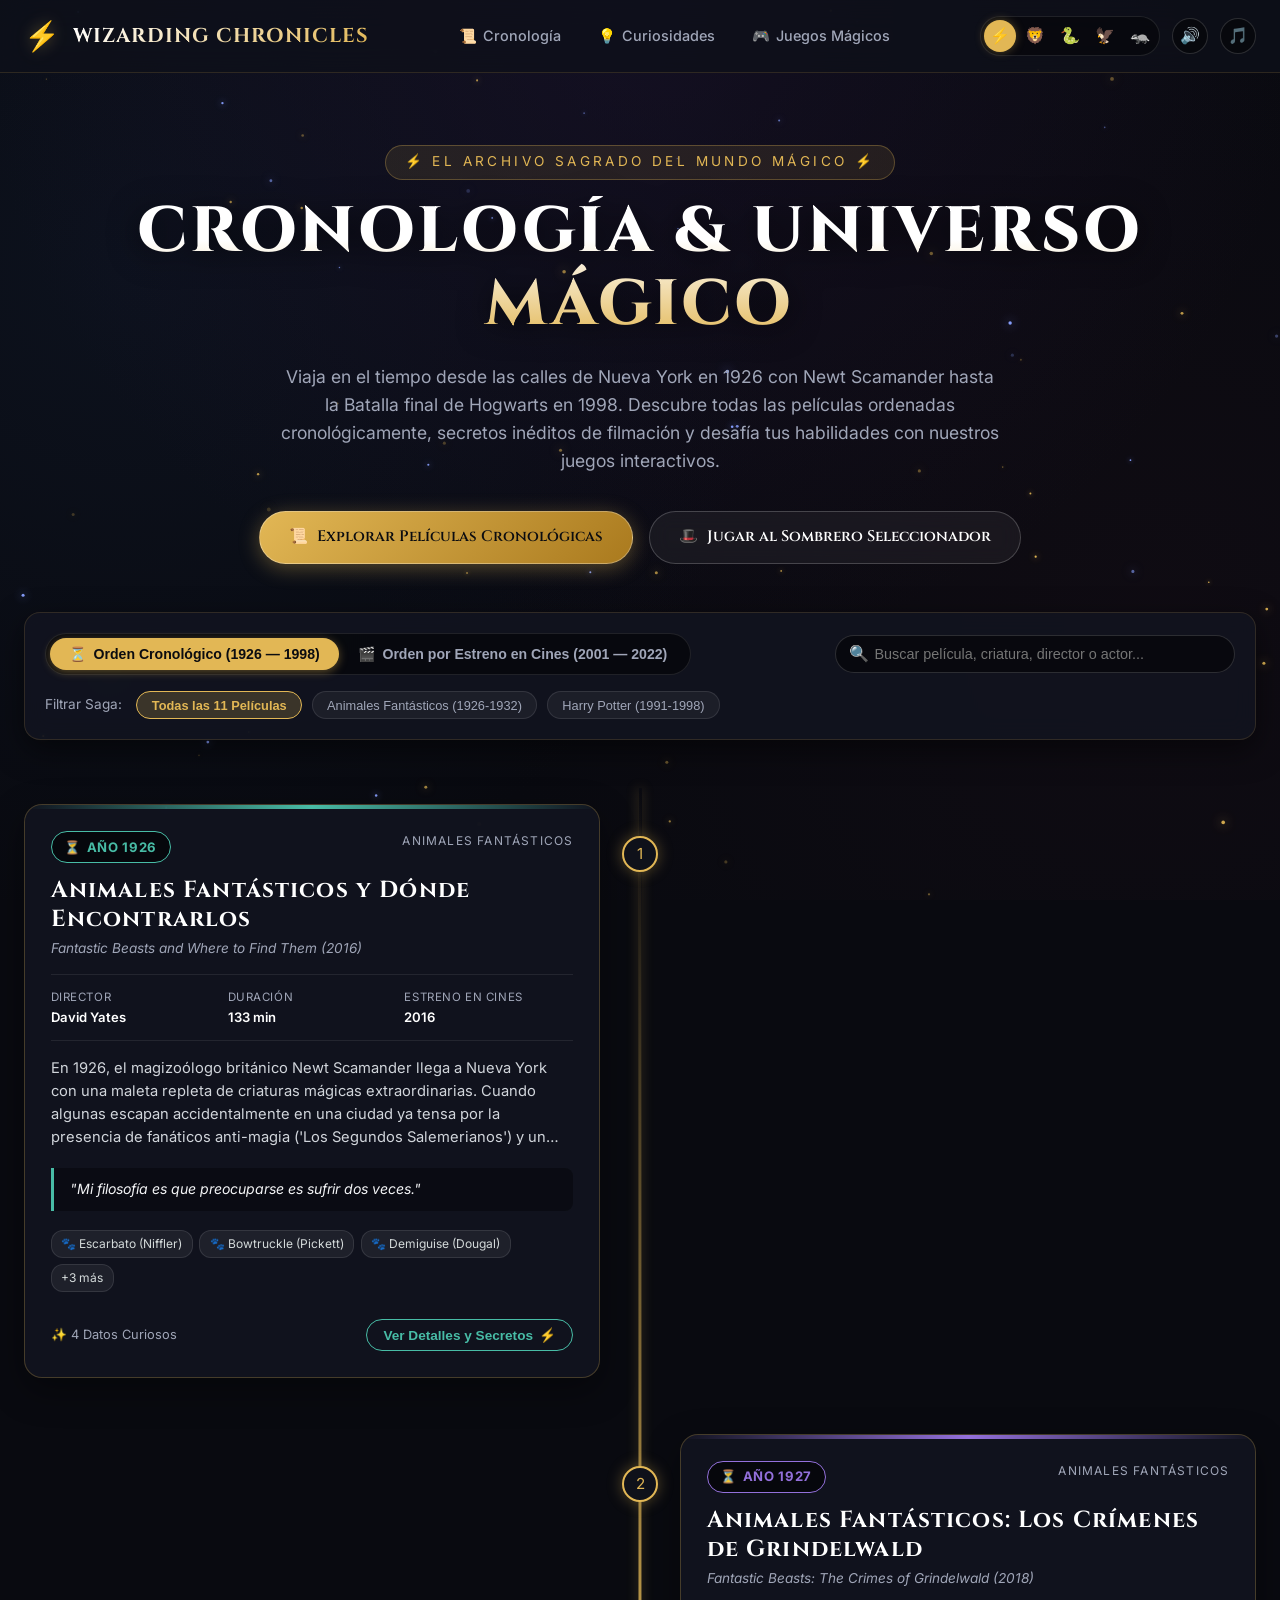
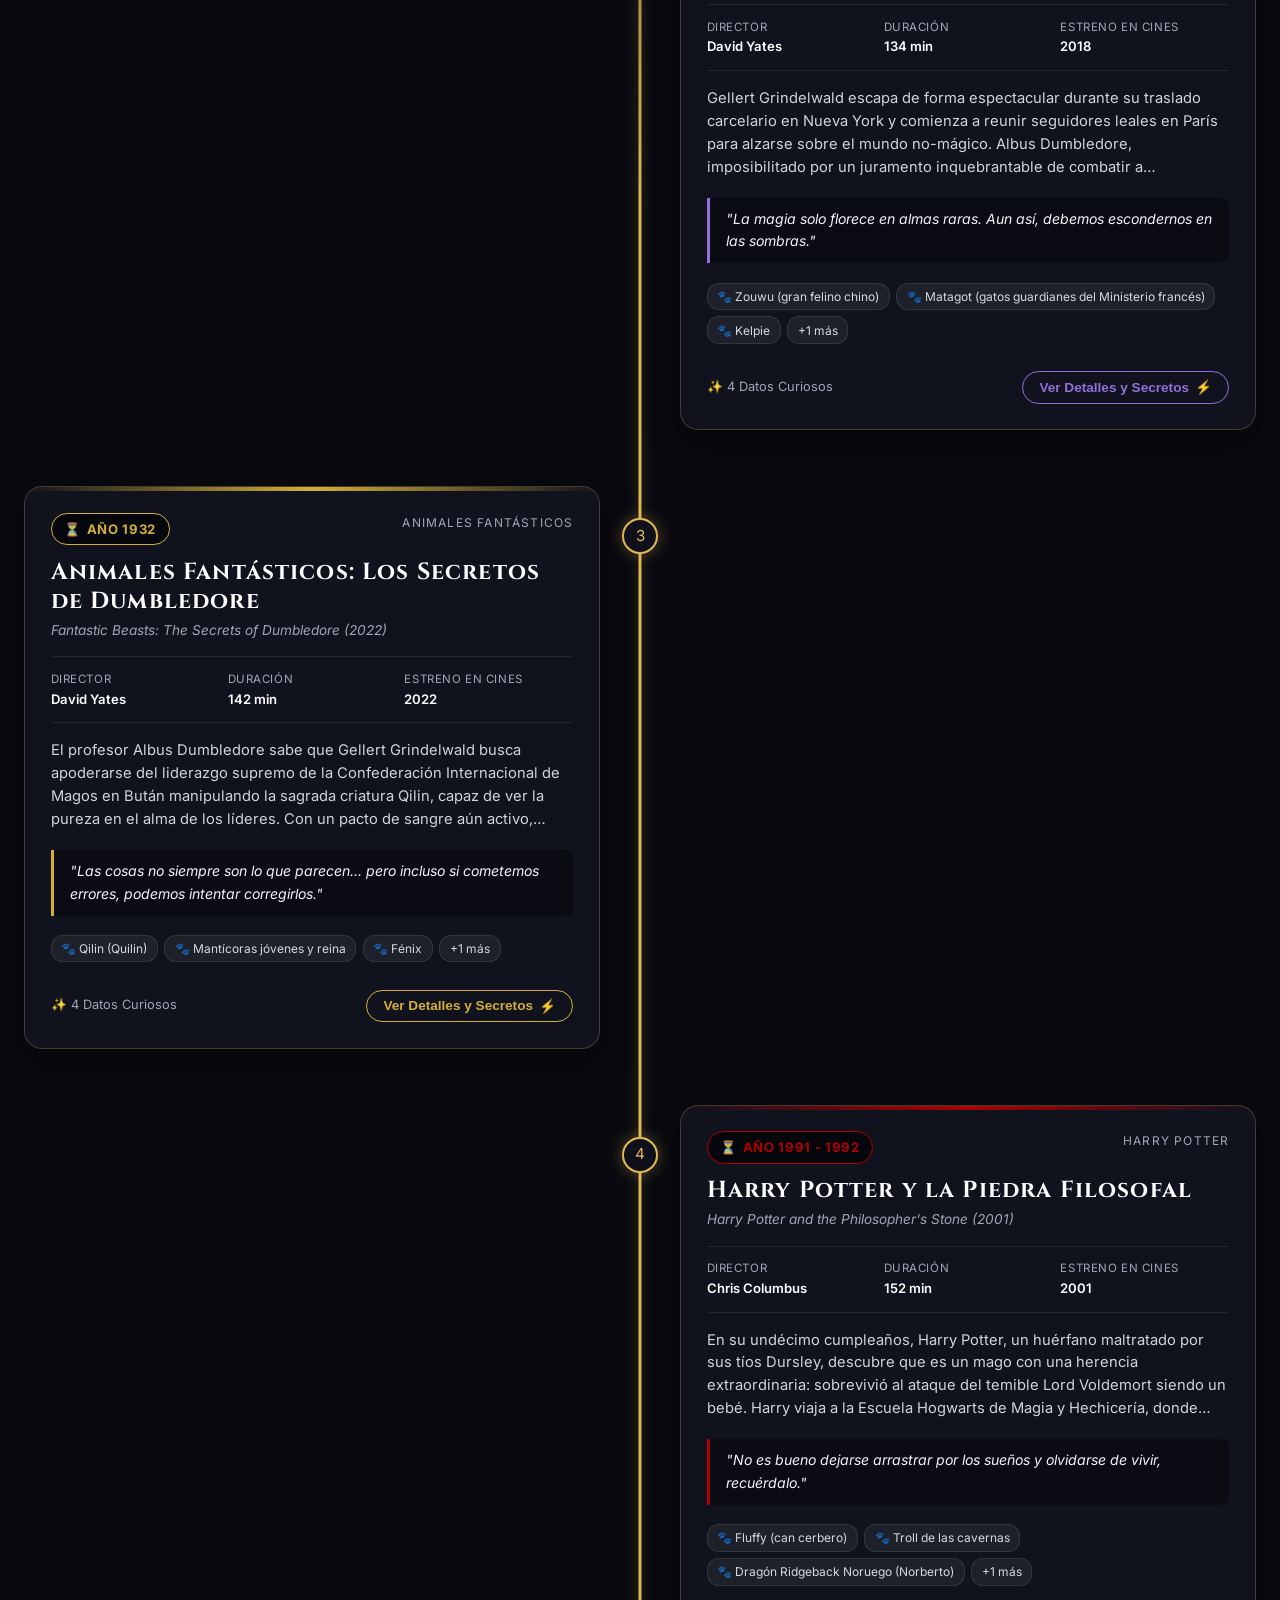
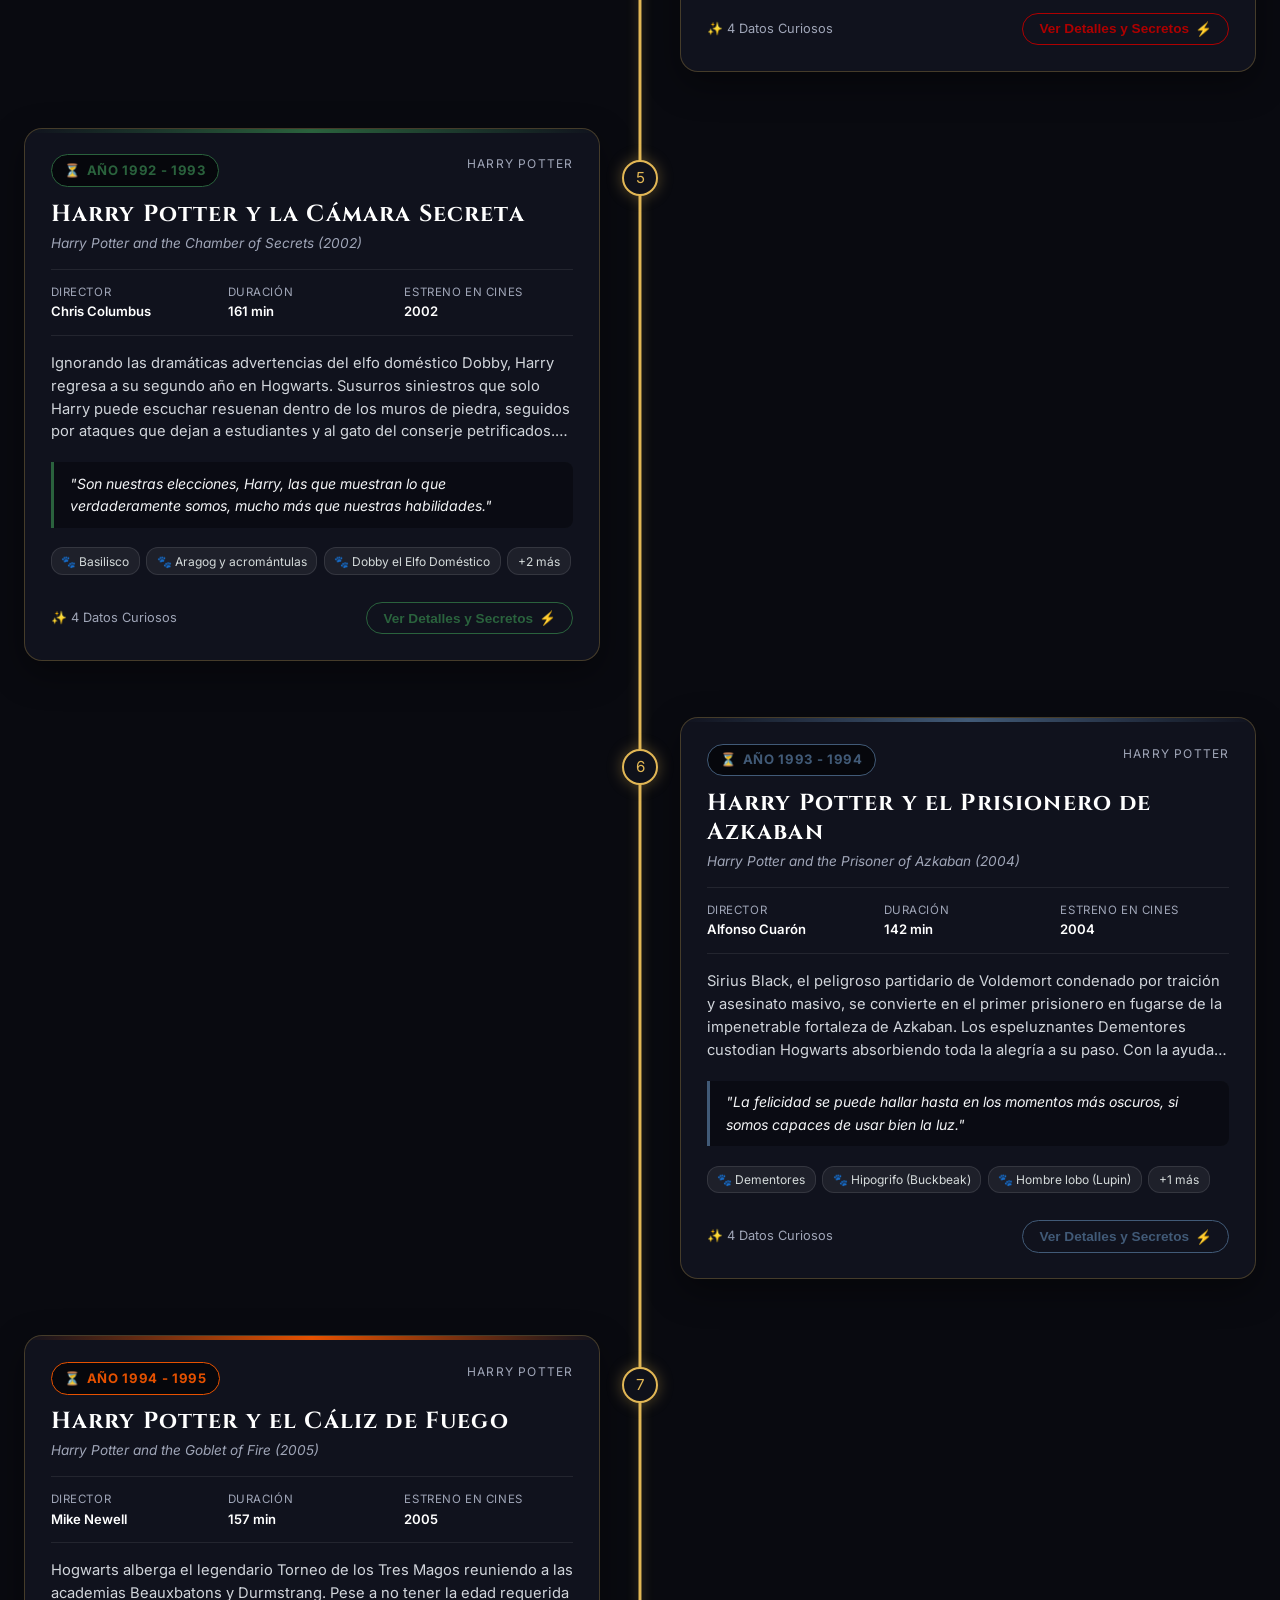
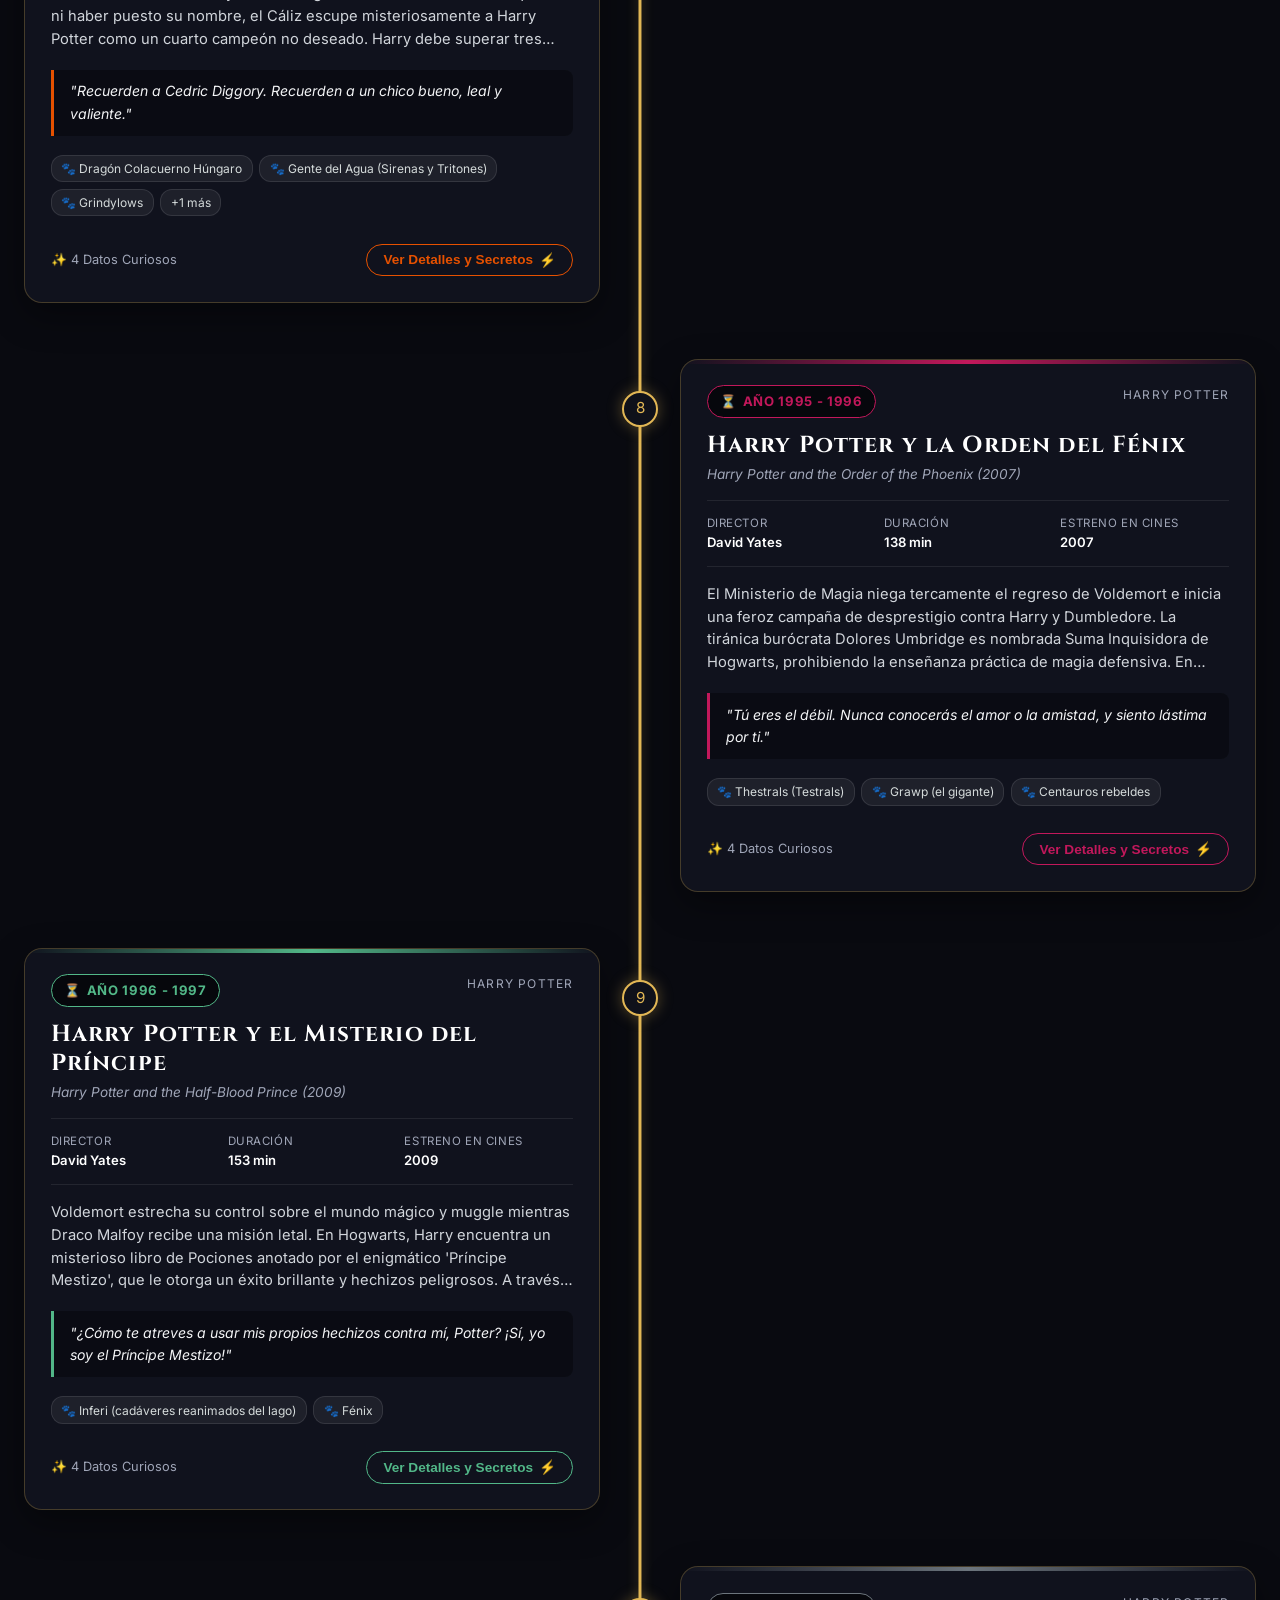
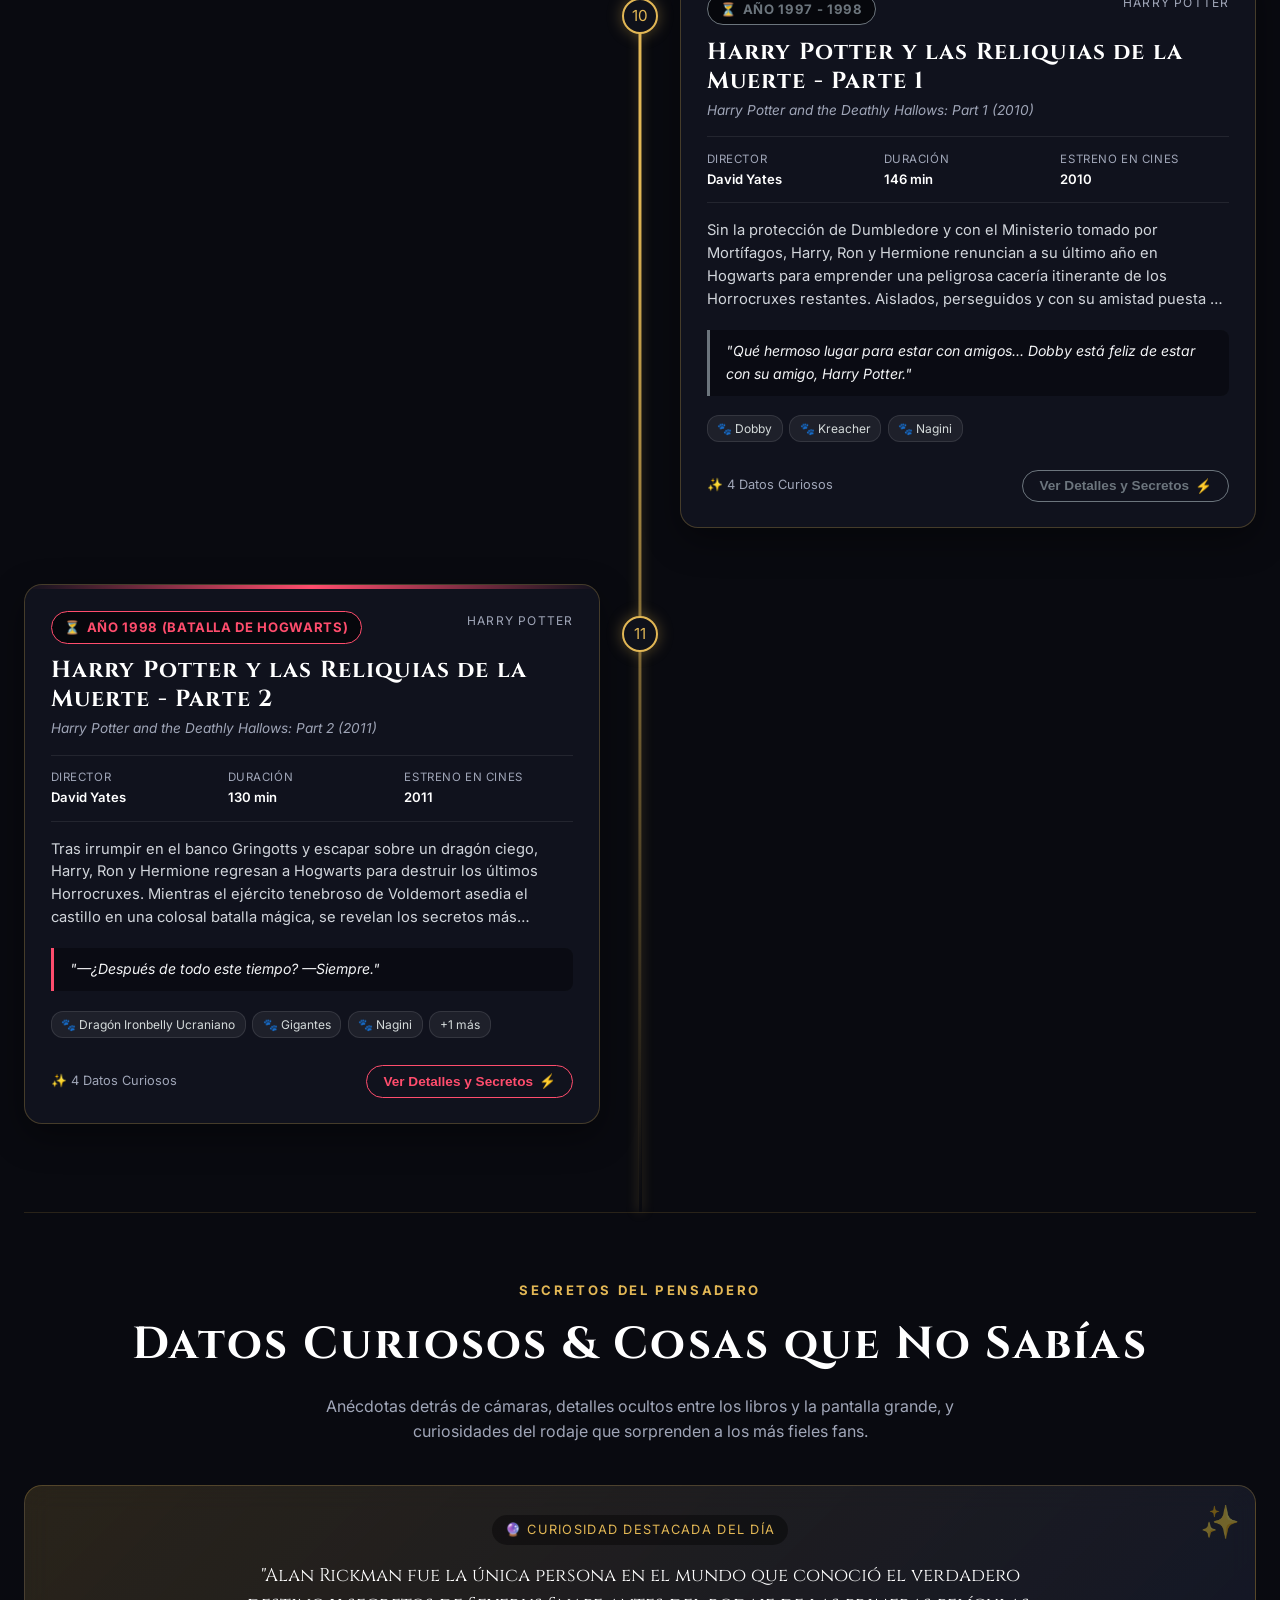
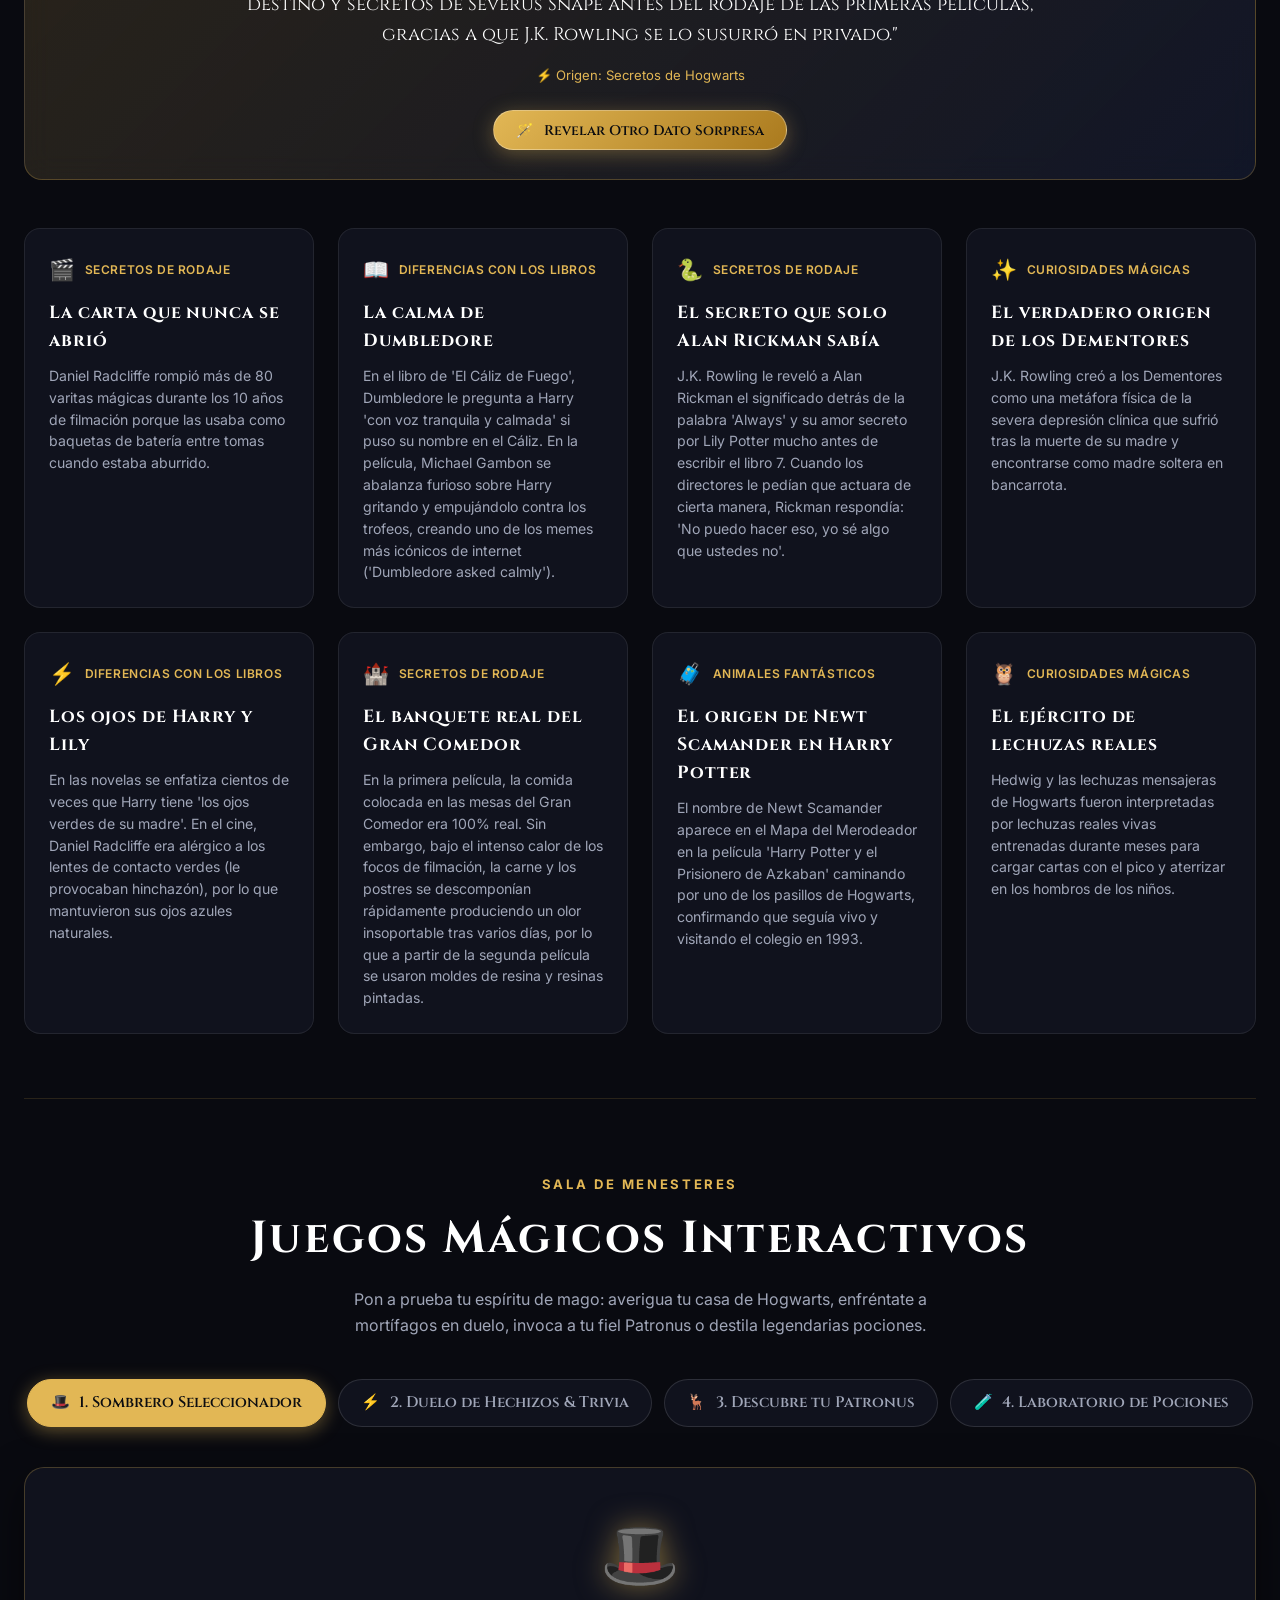
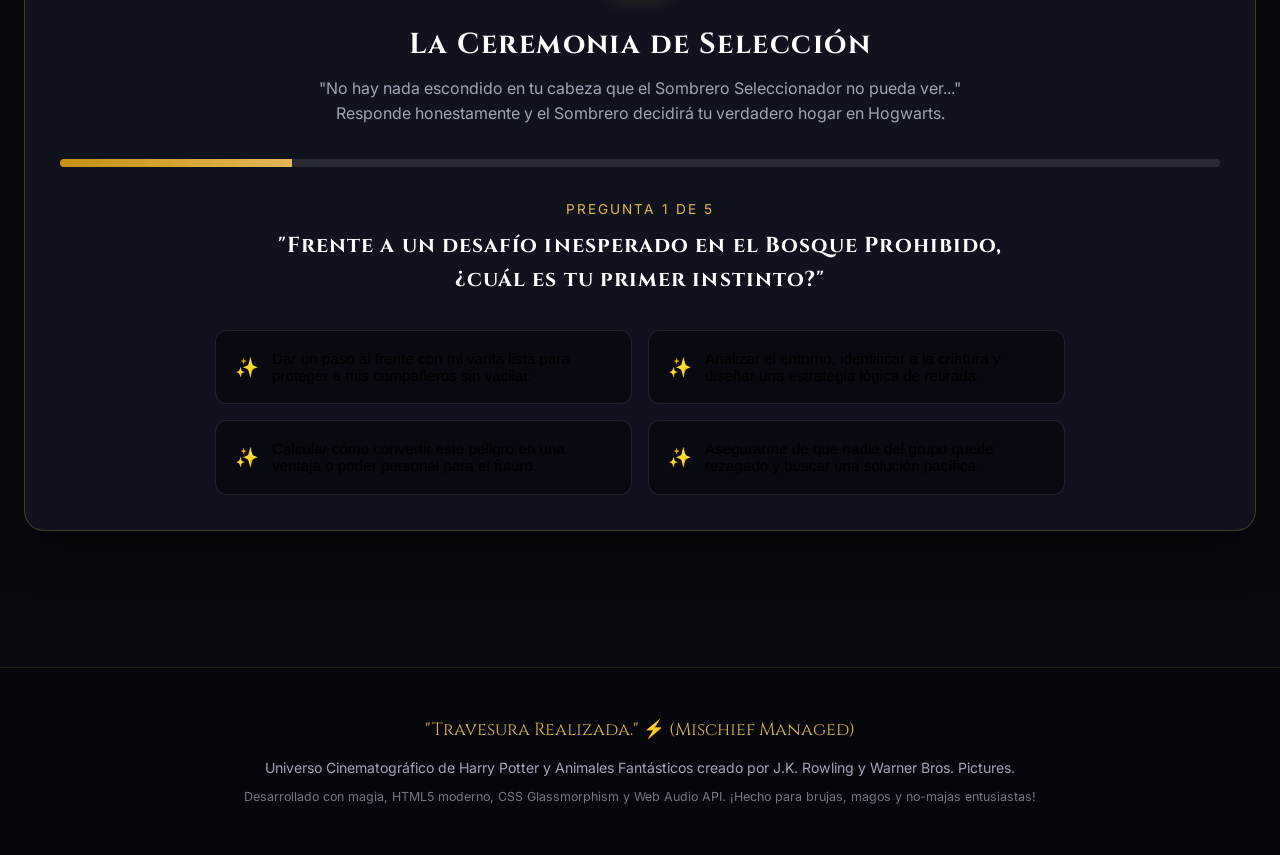
<file: index.html>
<!DOCTYPE html>
<html lang="es">
<head>
  <meta charset="UTF-8">
  <meta name="viewport" content="width=device-width, initial-scale=1.0">
  <title>El Mundo Mágico | Cronología de Harry Potter y Animales Fantásticos</title>
  
  <!-- Google Fonts: Fuentes temáticas de Hogwarts y legibilidad moderna -->
  <link rel="preconnect" href="https://fonts.googleapis.com">
  <link rel="preconnect" href="https://fonts.gstatic.com" crossorigin>
  <link href="https://fonts.googleapis.com/css2?family=Cinzel+Decorative:wght@700;900&family=Cinzel:wght@600;700;800&family=Inter:wght@400;500;600;700&display=swap" rel="stylesheet">
  
  <!-- Estilos CSS -->
  <link rel="stylesheet" href="style.css">
  <link rel="icon" href="data:image/svg+xml,<svg xmlns=%22http://www.w3.org/2000/svg%22 viewBox=%220 0 100 100%22><text y=%22.9em%22 font-size=%2290%22>⚡</text></svg>">
</head>
<body>

  <!-- Canvas de estrellas y polvo de hadas luminoso -->
  <canvas id="magic-canvas"></canvas>

  <!-- Barra de Navegación y Encabezado Mágico -->
  <header class="site-header">
    <div class="header-inner">
      <a href="#hero" class="brand">
        <span class="brand-icon">⚡</span>
        <div>
          <span class="brand-title">WIZARDING CHRONICLES</span>
        </div>
      </a>

      <nav class="main-nav">
        <a href="#cronologia" class="nav-link"><span>📜</span> Cronología</a>
        <a href="#curiosidades" class="nav-link"><span>💡</span> Curiosidades</a>
        <a href="#juegos" class="nav-link"><span>🎮</span> Juegos Mágicos</a>
      </nav>

      <div class="header-controls">
        <!-- Selector Rápido de Casas de Hogwarts -->
        <div class="house-selector" title="Elige tu casa de Hogwarts para cambiar el tema">
          <button class="house-btn active" data-house-theme="default" onclick="applyHouseTheme('default')" title="Oro de Hogwarts">⚡</button>
          <button class="house-btn" data-house-theme="gryffindor" onclick="applyHouseTheme('gryffindor')" title="Gryffindor">🦁</button>
          <button class="house-btn" data-house-theme="slytherin" onclick="applyHouseTheme('slytherin')" title="Slytherin">🐍</button>
          <button class="house-btn" data-house-theme="ravenclaw" onclick="applyHouseTheme('ravenclaw')" title="Ravenclaw">🦅</button>
          <button class="house-btn" data-house-theme="hufflepuff" onclick="applyHouseTheme('hufflepuff')" title="Hufflepuff">🦡</button>
        </div>

        <!-- Botón de Audio Mágico -->
        <button id="sound-toggle-btn" class="btn-icon" title="Activar/Silenciar efectos sonoros mágicos">
          🔊
        </button>

        <!-- Botón de Música de Fondo -->
        <button id="music-toggle-btn" class="btn-icon" title="Reproducir / Pausar Música de Harry Potter">
          🎵
        </button>
      </div>
    </div>
  </header>

  <!-- Contenedor Principal de la Experiencia -->
  <main class="content-container">

    <!-- Sección Hero / Portada -->
    <section id="hero" class="hero-section">
      <span class="hero-subtitle">⚡ El Archivo Sagrado del Mundo Mágico ⚡</span>
      <h1 class="hero-title">CRONOLOGÍA & UNIVERSO MÁGICO</h1>
      <p class="hero-description">
        Viaja en el tiempo desde las calles de Nueva York en 1926 con Newt Scamander hasta la Batalla final de Hogwarts en 1998. Descubre todas las películas ordenadas cronológicamente, secretos inéditos de filmación y desafía tus habilidades con nuestros juegos interactivos.
      </p>
      <div class="hero-actions">
        <a href="#cronologia" class="btn-magic btn-magic-primary">
          <span>📜</span> Explorar Películas Cronológicas
        </a>
        <a href="#juegos" class="btn-magic btn-magic-secondary">
          <span>🎩</span> Jugar al Sombrero Seleccionador
        </a>
      </div>
    </section>

    <!-- Sección de Cronología de Películas -->
    <section id="cronologia" style="scroll-margin-top: 5rem;">
      
      <!-- Barra de Filtros y Modos de Ordenación -->
      <div class="timeline-controls-bar">
        <div class="controls-row-top">
          <!-- Toggle de Orden: Cronológico in-universe vs Año de estreno -->
          <div class="order-toggle-group">
            <button class="toggle-pill active" data-order="chronological">
              <span>⏳</span> Orden Cronológico (1926 — 1998)
            </button>
            <button class="toggle-pill" data-order="release">
              <span>🎬</span> Orden por Estreno en Cines (2001 — 2022)
            </button>
          </div>

          <!-- Buscador en tiempo real -->
          <div class="search-box-wrapper">
            <span class="search-icon">🔍</span>
            <input 
              type="text" 
              id="search-movie-input" 
              class="search-input" 
              placeholder="Buscar película, criatura, director o actor..."
            >
          </div>
        </div>

        <!-- Chips de Filtro por Saga -->
        <div class="filter-tags-row">
          <span style="font-size: 0.85rem; color: var(--text-muted); margin-right: 0.3rem;">Filtrar Saga:</span>
          <button class="filter-chip active" data-saga="all">Todas las 11 Películas</button>
          <button class="filter-chip" data-saga="fantastic-beasts">Animales Fantásticos (1926-1932)</button>
          <button class="filter-chip" data-saga="harry-potter">Harry Potter (1991-1998)</button>
        </div>
      </div>

      <!-- Contenedor dinámico de la línea de tiempo -->
      <div id="timeline-container">
        <!-- Generado dinámicamente con JavaScript desde data.js -->
      </div>
    </section>

    <!-- Sección de Curiosidades y Datos Interesantes -->
    <section id="curiosidades" class="trivia-section" style="scroll-margin-top: 5rem;">
      <div class="section-header">
        <span class="section-tag">Secretos del Pensadero</span>
        <h2 class="section-title">Datos Curiosos & Cosas que No Sabías</h2>
        <p class="section-desc">
          Anécdotas detrás de cámaras, detalles ocultos entre los libros y la pantalla grande, y curiosidades del rodaje que sorprenden a los más fieles fans.
        </p>
      </div>

      <!-- Banner de Dato Aleatorio con botón de hechizo -->
      <div class="random-fact-banner">
        <span class="fact-sparkles">✨</span>
        <span class="fact-title-badge">🔮 Curiosidad Destacada del Día</span>
        <p id="random-fact-text" class="fact-text">
          "Alan Rickman fue la única persona en el mundo que conoció el verdadero destino y secretos de Severus Snape antes del rodaje de las primeras películas, gracias a que J.K. Rowling se lo susurró en privado."
        </p>
        <span id="random-fact-source" style="font-size: 0.82rem; color: var(--primary-gold);">
          ⚡ Origen: Secretos de Hogwarts
        </span>
        <button class="btn-magic btn-magic-primary" onclick="showRandomFact()" style="margin-top: 0.5rem; font-size: 0.88rem; padding: 0.6rem 1.4rem;">
          <span>🪄</span> Revelar Otro Dato Sorpresa
        </button>
      </div>

      <!-- Grid de tarjetas de trivia por categorías -->
      <div id="trivia-grid-container" class="trivia-grid">
        <!-- Renderizado dinámicamente por script.js -->
      </div>
    </section>

    <!-- Sección de Juegos Interactivos (Games Hub) -->
    <section id="juegos" class="games-section" style="scroll-margin-top: 5rem;">
      <div class="section-header">
        <span class="section-tag">Sala de Menesteres</span>
        <h2 class="section-title">Juegos Mágicos Interactivos</h2>
        <p class="section-desc">
          Pon a prueba tu espíritu de mago: averigua tu casa de Hogwarts, enfréntate a mortífagos en duelo, invoca a tu fiel Patronus o destila legendarias pociones.
        </p>
      </div>

      <!-- Selector de Juegos -->
      <div class="games-nav">
        <button class="game-tab-btn active" data-game="sorting" onclick="switchGameTab('sorting')">
          <span>🎩</span> 1. Sombrero Seleccionador
        </button>
        <button class="game-tab-btn" data-game="duel" onclick="switchGameTab('duel')">
          <span>⚡</span> 2. Duelo de Hechizos & Trivia
        </button>
        <button class="game-tab-btn" data-game="patronus" onclick="switchGameTab('patronus')">
          <span>🦌</span> 3. Descubre tu Patronus
        </button>
        <button class="game-tab-btn" data-game="potions" onclick="switchGameTab('potions')">
          <span>🧪</span> 4. Laboratorio de Pociones
        </button>
      </div>

      <!-- PANEL 1: Sombrero Seleccionador -->
      <div id="game-panel-sorting" class="game-container active">
        <div class="hat-game-intro">
          <div class="hat-icon-large">🎩</div>
          <h3 style="font-family: var(--font-serif); font-size: 1.8rem; margin-bottom: 0.5rem;">
            La Ceremonia de Selección
          </h3>
          <p style="color: var(--text-muted); margin-bottom: 2rem;">
            "No hay nada escondido en tu cabeza que el Sombrero Seleccionador no pueda ver..." Responde honestamente y el Sombrero decidirá tu verdadero hogar en Hogwarts.
          </p>
        </div>
        
        <div id="sorting-game-content">
          <!-- Renderizado por script.js -->
        </div>
      </div>

      <!-- PANEL 2: Duelo de Hechizos & Trivia -->
      <div id="game-panel-duel" class="game-container">
        <div style="text-align: center; margin-bottom: 1.5rem;">
          <h3 style="font-family: var(--font-serif); font-size: 1.8rem; margin-bottom: 0.3rem;">
            ⚔️ Club de Duelo Mágico
          </h3>
          <p style="color: var(--text-muted); font-size: 0.95rem;">
            Responde con el encantamiento o saber exacto para lanzar un hechizo y reducir la energía vital del mortífago antes de que él rompa tu escudo.
          </p>
        </div>

        <div id="duel-game-content">
          <!-- Renderizado por script.js -->
        </div>
      </div>

      <!-- PANEL 3: Descubre tu Patronus -->
      <div id="game-panel-patronus" class="game-container">
        <div class="patronus-game-wrap">
          <h3 style="font-family: var(--font-serif); font-size: 1.8rem; margin-bottom: 0.3rem;">
            ✨ El Encantamiento Patronus
          </h3>
          <p style="color: var(--text-muted); font-size: 0.95rem;">
            El encantamiento defensivo más avanzado y puro contra las sombras. Cierra los ojos, concéntrate en tu memoria más luminosa y haz clic para conjurar.
          </p>

          <div id="patronus-orb" class="patronus-orb-glow">
            🦌
          </div>

          <button id="patronus-cast-btn" class="btn-magic btn-magic-primary" onclick="invokePatronus()" style="font-size: 1rem; padding: 0.8rem 2rem;">
            🪄 ¡Expecto Patronum!
          </button>

          <div id="patronus-result" class="patronus-result-card">
            <!-- Revelado dinámicamente con animación -->
          </div>
        </div>
      </div>

      <!-- PANEL 4: Laboratorio de Pociones -->
      <div id="game-panel-potions" class="game-container">
        <div class="potions-lab">
          <div style="text-align: center; margin-bottom: 1.5rem;">
            <h3 style="font-family: var(--font-serif); font-size: 1.8rem; margin-bottom: 0.3rem;">
              🧪 Las Mazmorras de Pociones
            </h3>
            <p style="color: var(--text-muted); font-size: 0.95rem;">
              "Puedo enseñarles a embotellar la fama, destilar la gloria y hasta ponerle una traba a la muerte..." Elige una receta y prepara la mezcla siguiendo los pasos al pie de la letra.
            </p>
          </div>

          <!-- Selector de Recetas -->
          <div style="display: flex; justify-content: center; gap: 0.6rem; flex-wrap: wrap; margin-bottom: 1.5rem;">
            <button class="filter-chip active" onclick="selectPotionRecipe('felix-felicis')">✨ Felix Felicis</button>
            <button class="filter-chip" onclick="selectPotionRecipe('polijugos')">🧪 Poción Multijugos</button>
            <button class="filter-chip" onclick="selectPotionRecipe('amortentia')">💖 Amortentia</button>
          </div>

          <!-- Caldero visual y estado -->
          <div class="cauldron-stage">
            <h4 id="potion-recipe-name" style="font-family: var(--font-serif); color: var(--primary-gold); margin-bottom: 0.8rem;">
              Felix Felicis (Avanzado)
            </h4>
            
            <div class="cauldron-graphic">
              <div id="cauldron-liquid" class="cauldron-liquid"></div>
              <div class="cauldron-bubbles">🫧 🫧</div>
            </div>

            <div id="potion-step-text" style="margin-top: 1.2rem; font-size: 1rem; text-align: center; max-width: 650px; background: rgba(0,0,0,0.4); padding: 0.8rem 1.4rem; border-radius: 10px; border: 1px solid rgba(255,255,255,0.1);">
              <!-- Instrucción actual -->
            </div>
          </div>

          <!-- Estante de Ingredientes y Acciones -->
          <div style="margin-top: 2rem;">
            <span style="font-size: 0.8rem; text-transform: uppercase; color: var(--primary-gold); letter-spacing: 0.1em; display: block; text-align: center;">
              Estante de Ingredientes y Manipulación de Varita
            </span>
            <div class="potions-controls">
              <button class="potion-action-btn" onclick="performPotionAction('ingredient', 'rocio-luna')">
                <span class="btn-emoji">💧</span>
                <span>Rocío de Luna</span>
              </button>
              <button class="potion-action-btn" onclick="performPotionAction('ingredient', 'huevo-ashwinder')">
                <span class="btn-emoji">🥚</span>
                <span>Huevo de Ashwinder</span>
              </button>
              <button class="potion-action-btn" onclick="performPotionAction('ingredient', 'crisopos')">
                <span class="btn-emoji">🪲</span>
                <span>Crisopos Fermentados</span>
              </button>
              <button class="potion-action-btn" onclick="performPotionAction('ingredient', 'piel-serpiente')">
                <span class="btn-emoji">🐍</span>
                <span>Piel de Boomslang</span>
              </button>
              <button class="potion-action-btn" onclick="performPotionAction('ingredient', 'cabello')">
                <span class="btn-emoji">💇</span>
                <span>Muestra de Cabello</span>
              </button>
              <button class="potion-action-btn" onclick="performPotionAction('ingredient', 'petalos-rosa')">
                <span class="btn-emoji">🌹</span>
                <span>Pétalos Nocturnos</span>
              </button>
              <button class="potion-action-btn" onclick="performPotionAction('ingredient', 'polvo-perla')">
                <span class="btn-emoji">⚪</span>
                <span>Polvo de Perla</span>
              </button>
              <button class="potion-action-btn" onclick="performPotionAction('action', 'remover-horario')">
                <span class="btn-emoji">🔄</span>
                <span>Remover Horario</span>
              </button>
              <button class="potion-action-btn" onclick="performPotionAction('action', 'remover-antihorario')">
                <span class="btn-emoji">🔃</span>
                <span>Remover Antihorario</span>
              </button>
              <button class="potion-action-btn" onclick="performPotionAction('action', 'reposar')">
                <span class="btn-emoji">⏳</span>
                <span>Dejar Reposar</span>
              </button>
            </div>
          </div>
        </div>
      </div>

    </section>

  </main>

  <!-- Modal Inmersivo de Detalles de Película -->
  <div id="movie-modal" class="magic-modal-backdrop">
    <div class="magic-modal">
      <button class="modal-close-btn" onclick="closeMovieModal()" title="Cerrar ventana">✕</button>
      <div id="modal-body-content">
        <!-- Renderizado dinámicamente con JavaScript -->
      </div>
    </div>
  </div>

  <!-- Toast de Notificaciones Mágicas -->
  <div id="magic-toast">⚡ Notificación mágica</div>

  <!-- Pie de Página -->
  <footer class="site-footer">
    <p class="footer-quote">"Travesura Realizada." ⚡ (Mischief Managed)</p>
    <p style="margin-bottom: 0.5rem;">
      Universo Cinematográfico de Harry Potter y Animales Fantásticos creado por J.K. Rowling y Warner Bros. Pictures.
    </p>
    <p style="font-size: 0.78rem; opacity: 0.7;">
      Desarrollado con magia, HTML5 moderno, CSS Glassmorphism y Web Audio API. ¡Hecho para brujas, magos y no-majas entusiastas!
    </p>
  </footer>

  <!-- Reproductor de Música de Fondo de Harry Potter -->
  <audio id="bg-music" loop preload="auto">
    <source src="musica.mp3" type="audio/mpeg">
  </audio>

  <!-- Scripts: Primero los datos, luego la lógica interactiva -->
  <script src="data.js"></script>
  <script src="script.js"></script>
</body>
</html>
</file>
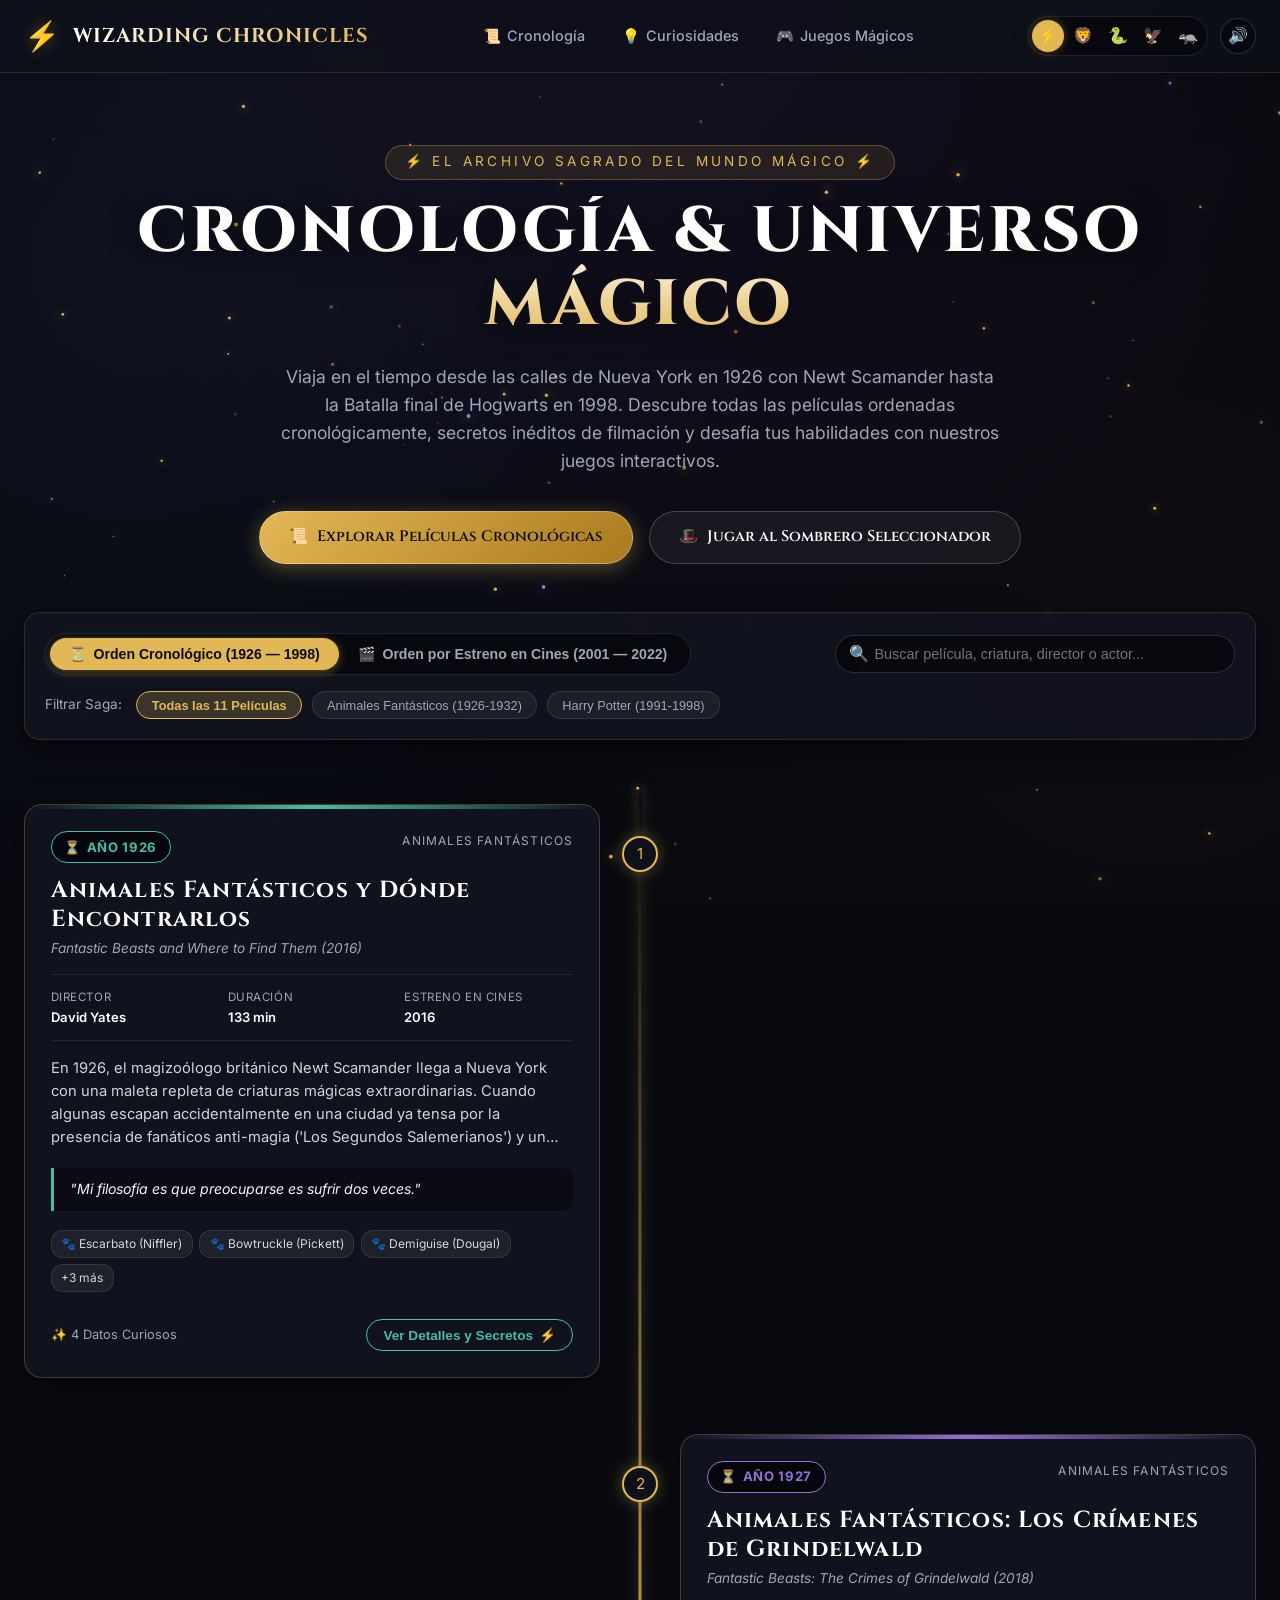
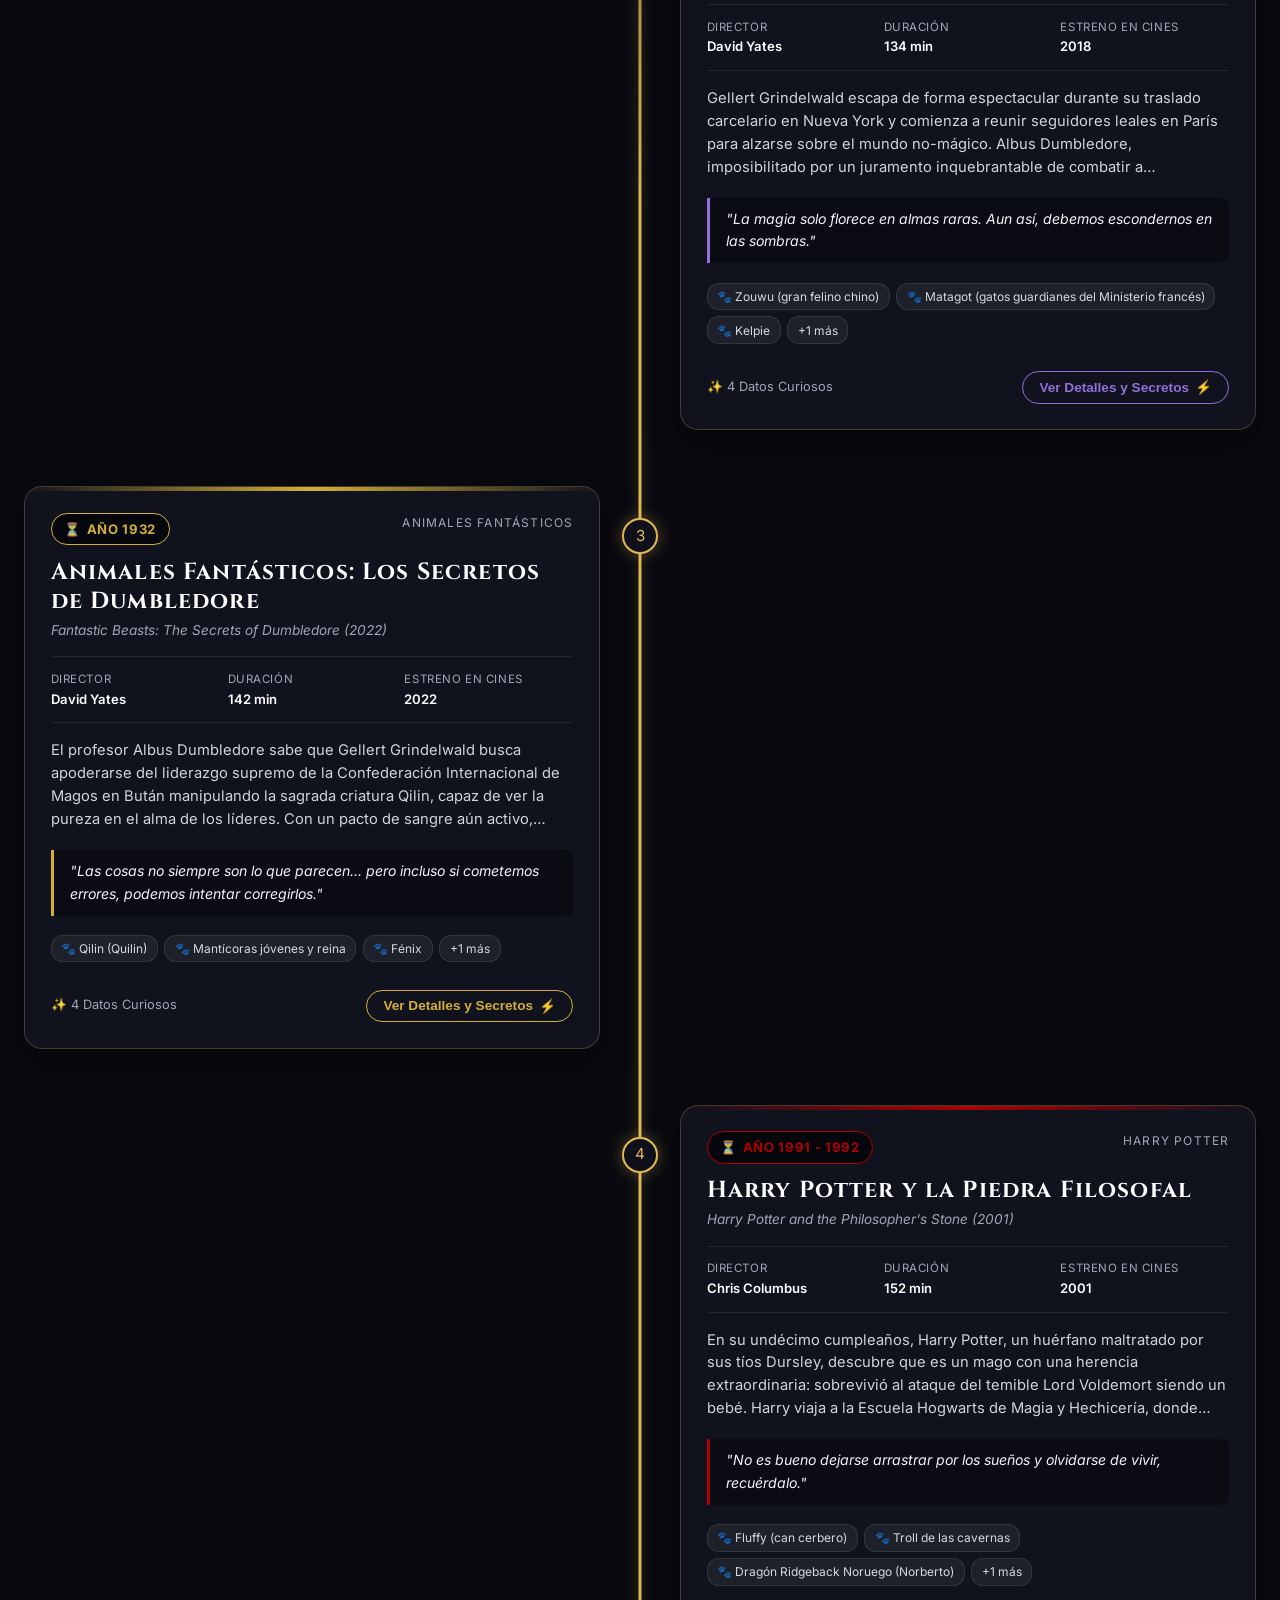
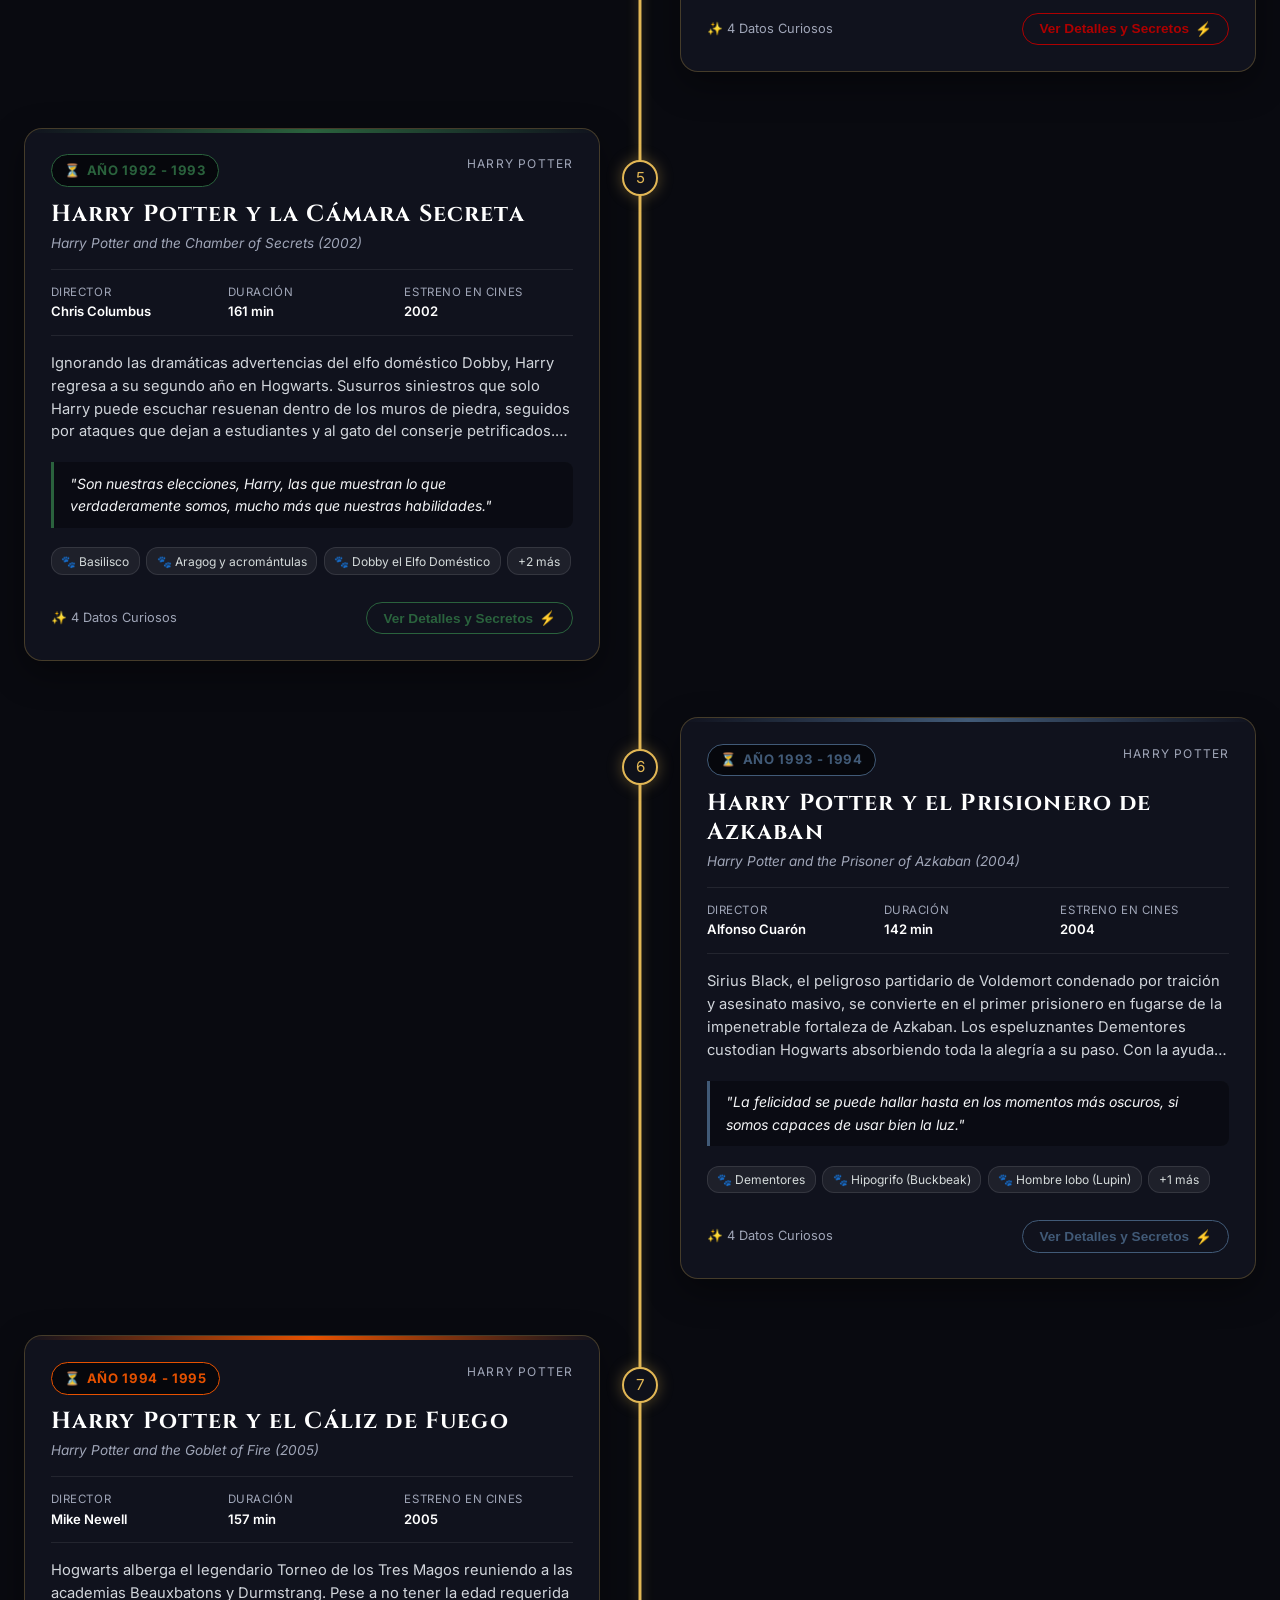
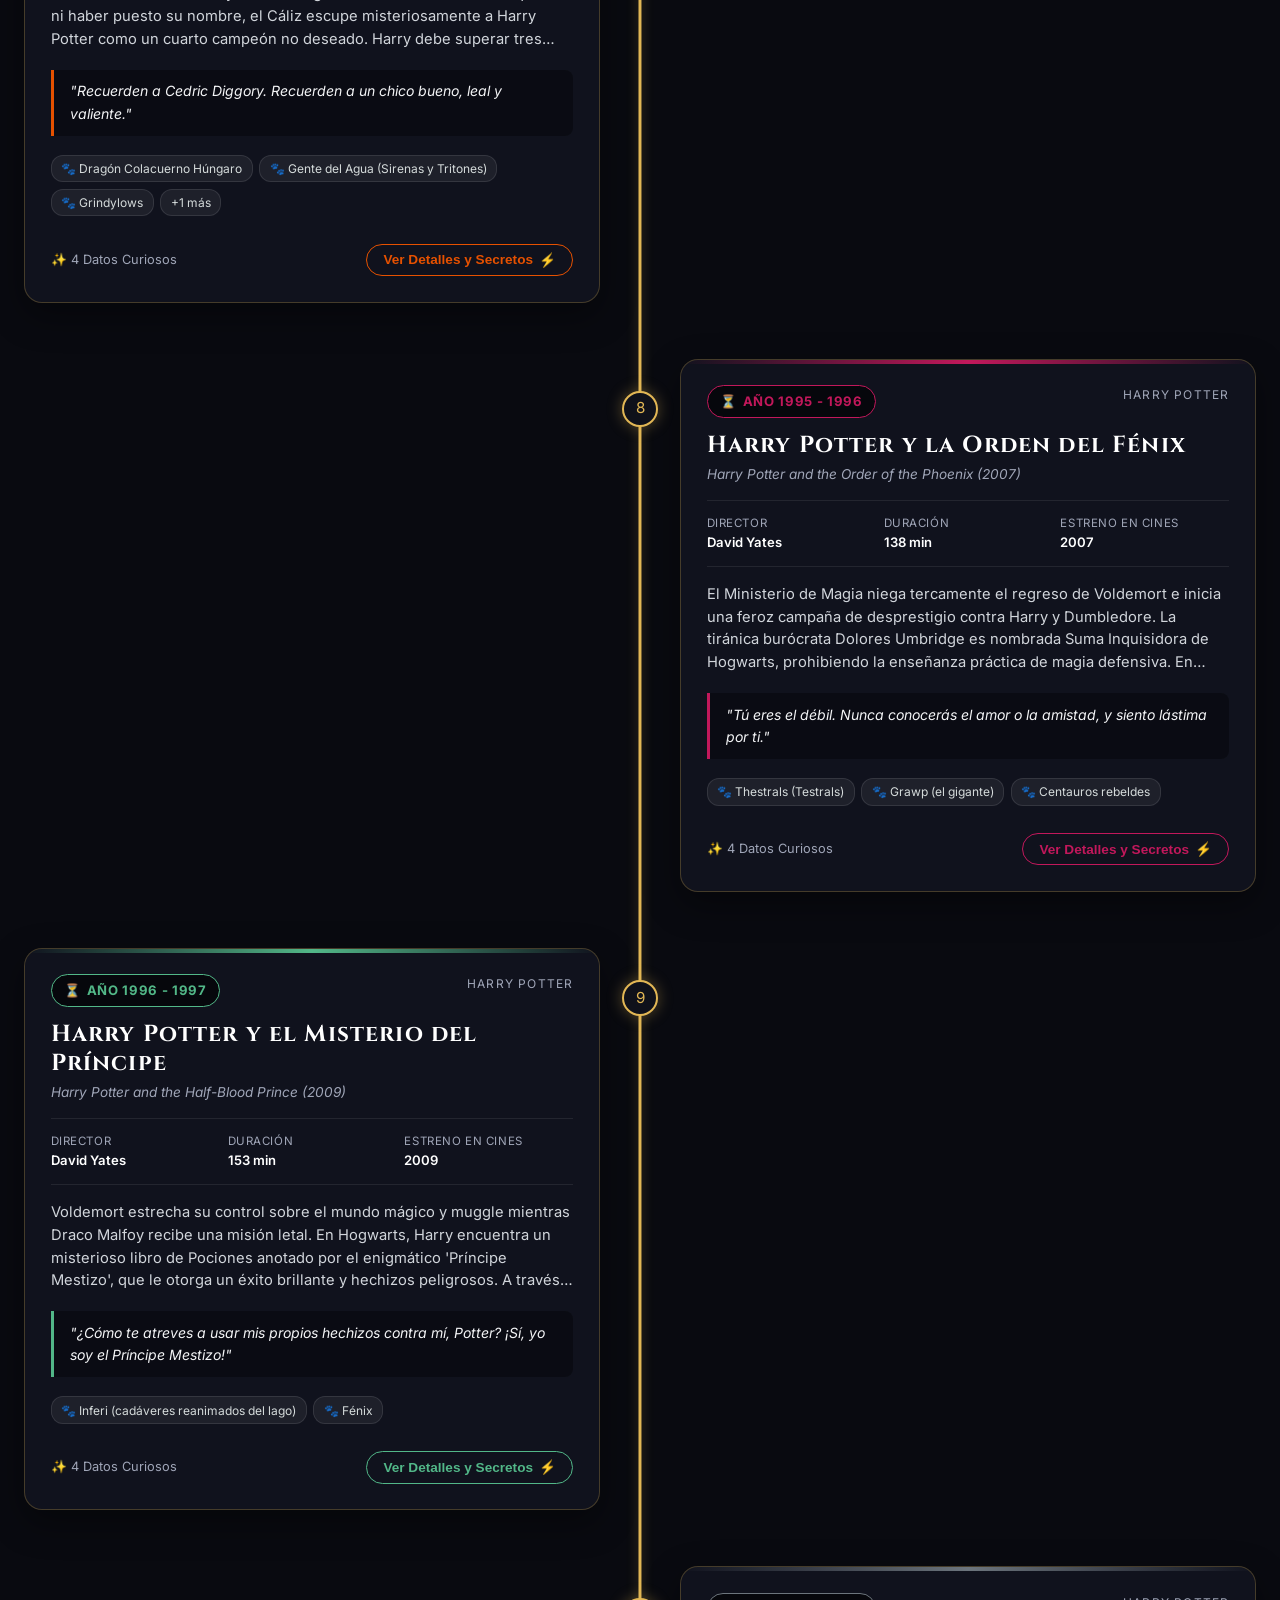
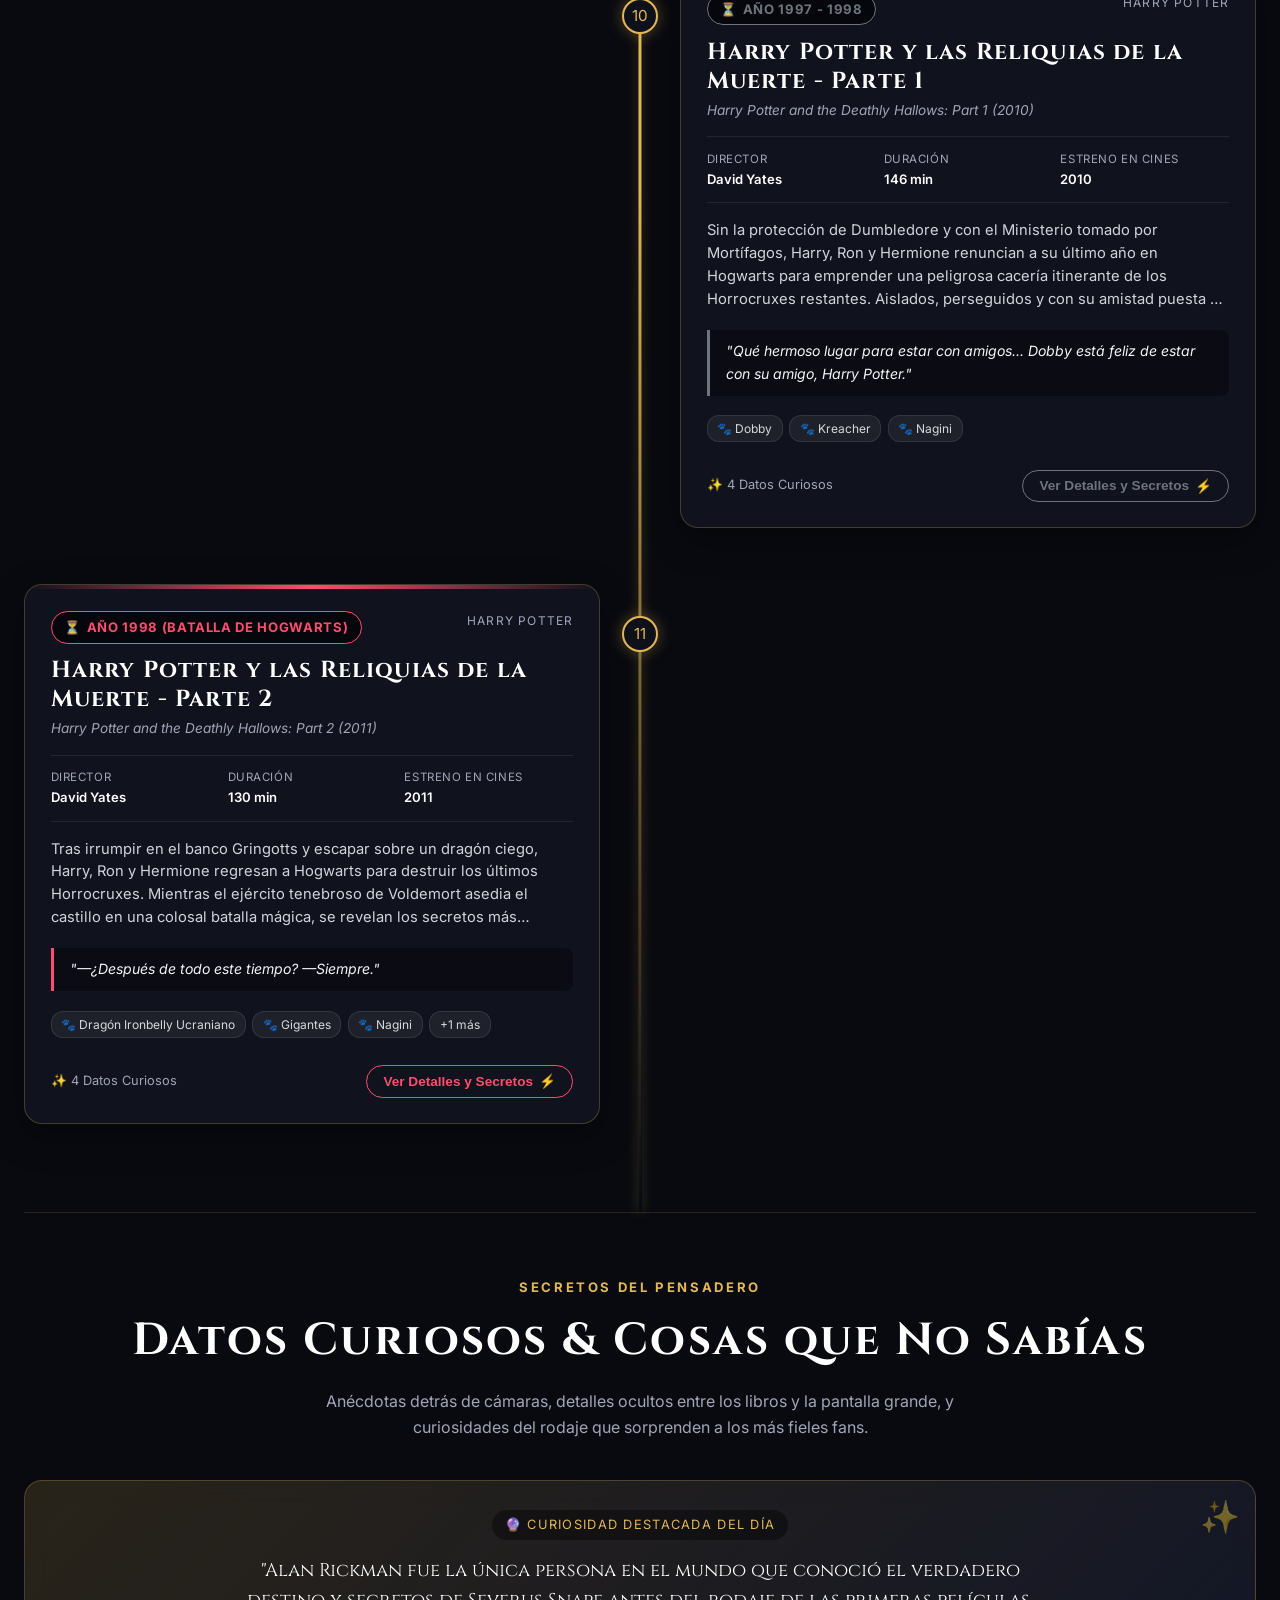
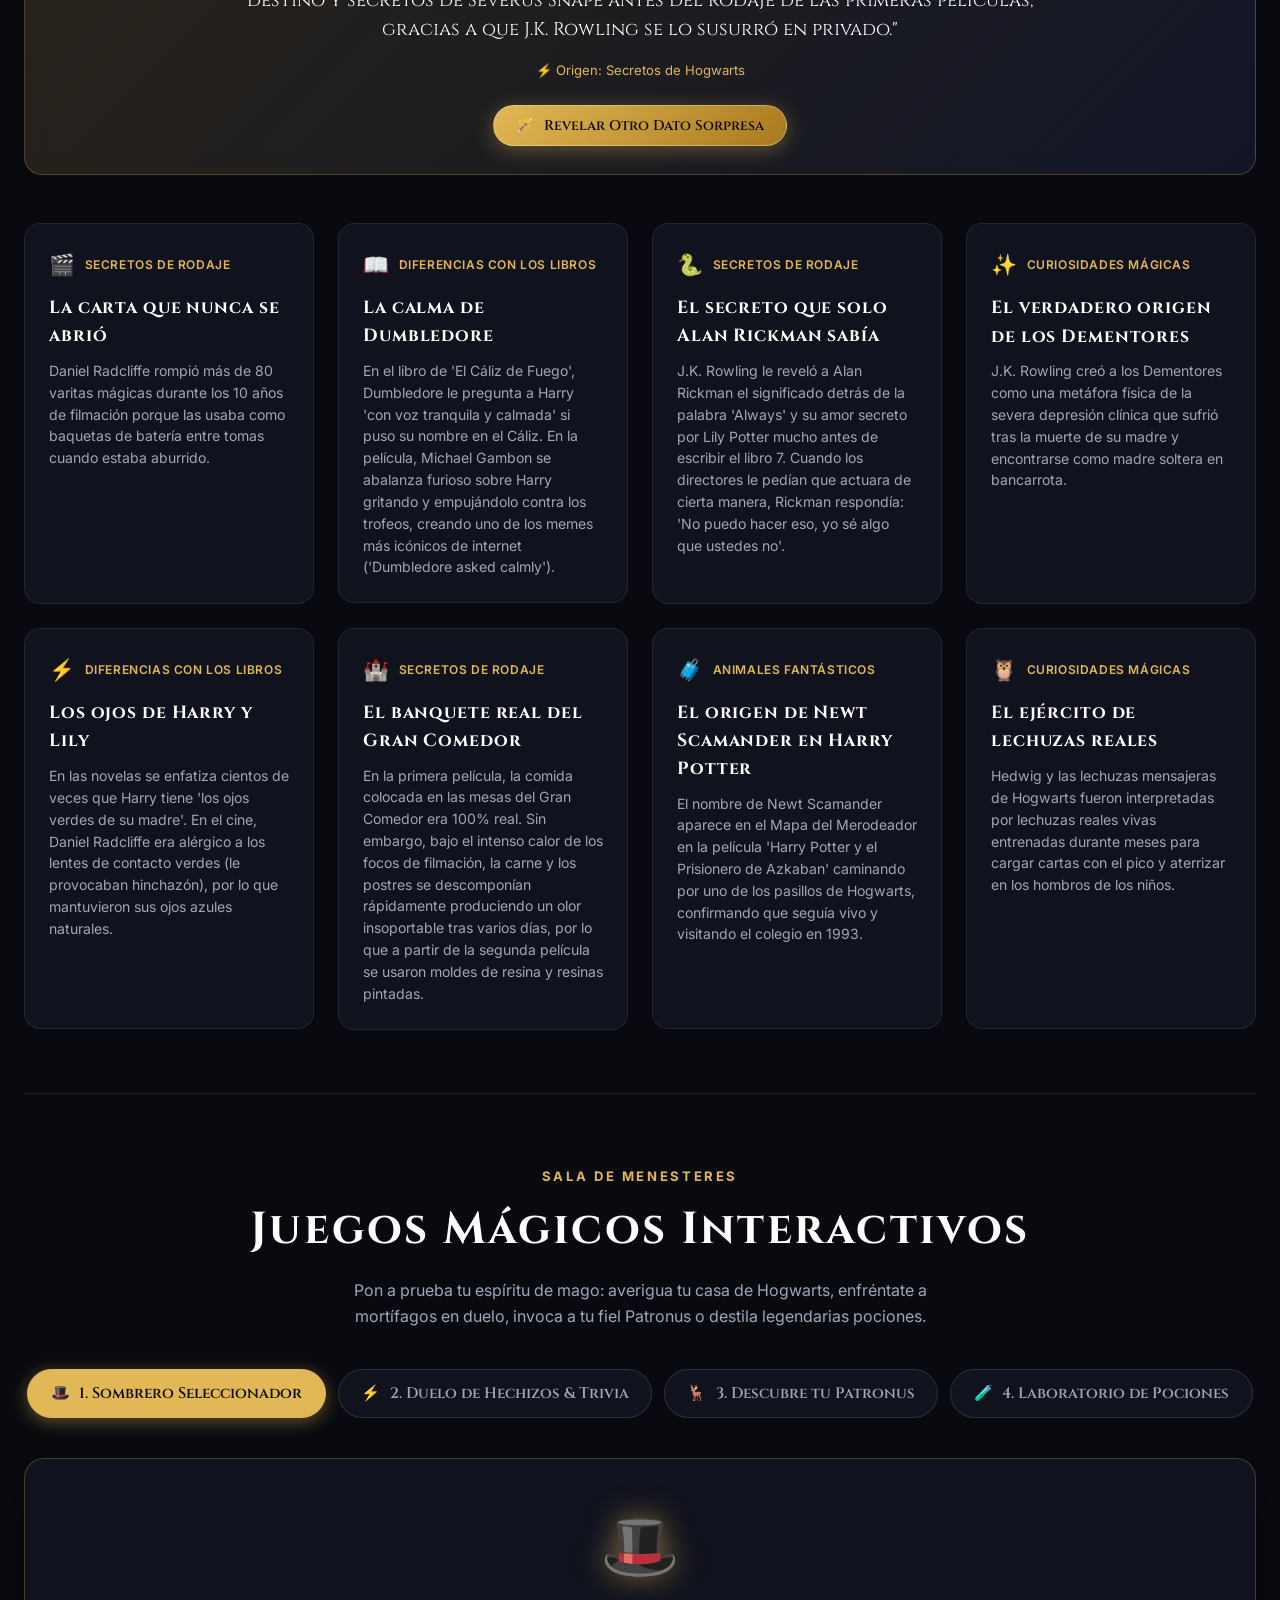
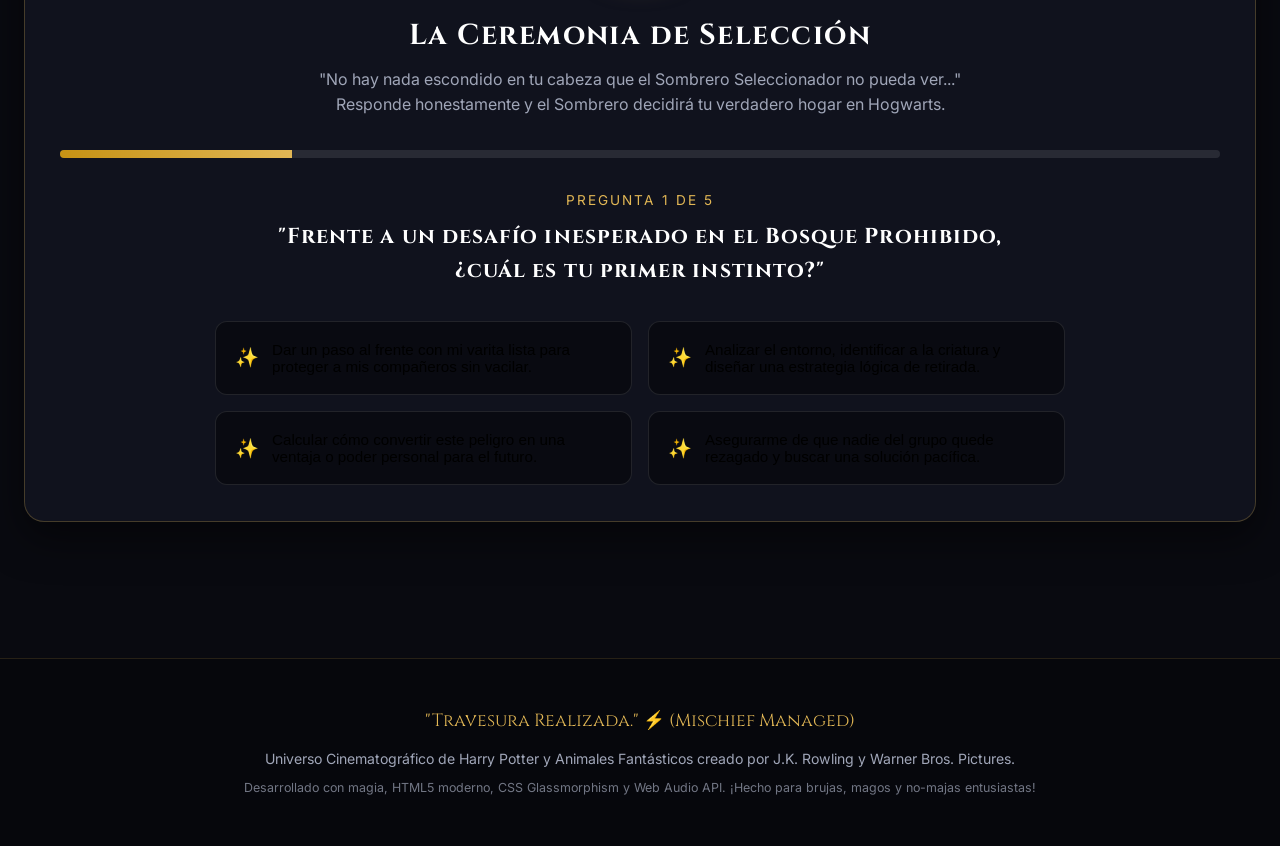
<file: index.html.html>
<!DOCTYPE>
<html lang="es">
<head>
  <meta charset="UTF-8">
  <meta name="viewport" content="width=device-width, initial-scale=1.0">
  <title>El Mundo Mágico | Cronología de Harry Potter y Animales Fantásticos</title>
  
  <!-- Google Fonts: Fuentes temáticas de Hogwarts y legibilidad moderna -->
  <link rel="preconnect" href="https://fonts.googleapis.com">
  <link rel="preconnect" href="https://fonts.gstatic.com" crossorigin>
  <link href="https://fonts.googleapis.com/css2?family=Cinzel+Decorative:wght@700;900&family=Cinzel:wght@600;700;800&family=Inter:wght@400;500;600;700&display=swap" rel="stylesheet">
  
  <!-- Estilos CSS -->
  <link rel="stylesheet" href="style.css">
  <link rel="icon" href="data:image/svg+xml,<svg xmlns=%22http://www.w3.org/2000/svg%22 viewBox=%220 0 100 100%22><text y=%22.9em%22 font-size=%2290%22>⚡</text></svg>">
</head>
<body>

  <!-- Canvas de estrellas y polvo de hadas luminoso -->
  <canvas id="magic-canvas"></canvas>

  <!-- Barra de Navegación y Encabezado Mágico -->
  <header class="site-header">
    <div class="header-inner">
      <a href="#hero" class="brand">
        <span class="brand-icon">⚡</span>
        <div>
          <span class="brand-title">WIZARDING CHRONICLES</span>
        </div>
      </a>

      <nav class="main-nav">
        <a href="#cronologia" class="nav-link"><span>📜</span> Cronología</a>
        <a href="#curiosidades" class="nav-link"><span>💡</span> Curiosidades</a>
        <a href="#juegos" class="nav-link"><span>🎮</span> Juegos Mágicos</a>
      </nav>

      <div class="header-controls">
        <!-- Selector Rápido de Casas de Hogwarts -->
        <div class="house-selector" title="Elige tu casa de Hogwarts para cambiar el tema">
          <button class="house-btn active" data-house-theme="default" onclick="applyHouseTheme('default')" title="Oro de Hogwarts">⚡</button>
          <button class="house-btn" data-house-theme="gryffindor" onclick="applyHouseTheme('gryffindor')" title="Gryffindor">🦁</button>
          <button class="house-btn" data-house-theme="slytherin" onclick="applyHouseTheme('slytherin')" title="Slytherin">🐍</button>
          <button class="house-btn" data-house-theme="ravenclaw" onclick="applyHouseTheme('ravenclaw')" title="Ravenclaw">🦅</button>
          <button class="house-btn" data-house-theme="hufflepuff" onclick="applyHouseTheme('hufflepuff')" title="Hufflepuff">🦡</button>
        </div>

        <!-- Botón de Audio Mágico -->
        <button id="sound-toggle-btn" class="btn-icon" title="Activar/Silenciar efectos sonoros mágicos">
          🔊
        </button>
      </div>
    </div>
  </header>

  <!-- Contenedor Principal de la Experiencia -->
  <main class="content-container">

    <!-- Sección Hero / Portada -->
    <section id="hero" class="hero-section">
      <span class="hero-subtitle">⚡ El Archivo Sagrado del Mundo Mágico ⚡</span>
      <h1 class="hero-title">CRONOLOGÍA & UNIVERSO MÁGICO</h1>
      <p class="hero-description">
        Viaja en el tiempo desde las calles de Nueva York en 1926 con Newt Scamander hasta la Batalla final de Hogwarts en 1998. Descubre todas las películas ordenadas cronológicamente, secretos inéditos de filmación y desafía tus habilidades con nuestros juegos interactivos.
      </p>
      <div class="hero-actions">
        <a href="#cronologia" class="btn-magic btn-magic-primary">
          <span>📜</span> Explorar Películas Cronológicas
        </a>
        <a href="#juegos" class="btn-magic btn-magic-secondary">
          <span>🎩</span> Jugar al Sombrero Seleccionador
        </a>
      </div>
    </section>

    <!-- Sección de Cronología de Películas -->
    <section id="cronologia" style="scroll-margin-top: 5rem;">
      
      <!-- Barra de Filtros y Modos de Ordenación -->
      <div class="timeline-controls-bar">
        <div class="controls-row-top">
          <!-- Toggle de Orden: Cronológico in-universe vs Año de estreno -->
          <div class="order-toggle-group">
            <button class="toggle-pill active" data-order="chronological">
              <span>⏳</span> Orden Cronológico (1926 — 1998)
            </button>
            <button class="toggle-pill" data-order="release">
              <span>🎬</span> Orden por Estreno en Cines (2001 — 2022)
            </button>
          </div>

          <!-- Buscador en tiempo real -->
          <div class="search-box-wrapper">
            <span class="search-icon">🔍</span>
            <input 
              type="text" 
              id="search-movie-input" 
              class="search-input" 
              placeholder="Buscar película, criatura, director o actor..."
            >
          </div>
        </div>

        <!-- Chips de Filtro por Saga -->
        <div class="filter-tags-row">
          <span style="font-size: 0.85rem; color: var(--text-muted); margin-right: 0.3rem;">Filtrar Saga:</span>
          <button class="filter-chip active" data-saga="all">Todas las 11 Películas</button>
          <button class="filter-chip" data-saga="fantastic-beasts">Animales Fantásticos (1926-1932)</button>
          <button class="filter-chip" data-saga="harry-potter">Harry Potter (1991-1998)</button>
        </div>
      </div>

      <!-- Contenedor dinámico de la línea de tiempo -->
      <div id="timeline-container">
        <!-- Generado dinámicamente con JavaScript desde data.js -->
      </div>
    </section>

    <!-- Sección de Curiosidades y Datos Interesantes -->
    <section id="curiosidades" class="trivia-section" style="scroll-margin-top: 5rem;">
      <div class="section-header">
        <span class="section-tag">Secretos del Pensadero</span>
        <h2 class="section-title">Datos Curiosos & Cosas que No Sabías</h2>
        <p class="section-desc">
          Anécdotas detrás de cámaras, detalles ocultos entre los libros y la pantalla grande, y curiosidades del rodaje que sorprenden a los más fieles fans.
        </p>
      </div>

      <!-- Banner de Dato Aleatorio con botón de hechizo -->
      <div class="random-fact-banner">
        <span class="fact-sparkles">✨</span>
        <span class="fact-title-badge">🔮 Curiosidad Destacada del Día</span>
        <p id="random-fact-text" class="fact-text">
          "Alan Rickman fue la única persona en el mundo que conoció el verdadero destino y secretos de Severus Snape antes del rodaje de las primeras películas, gracias a que J.K. Rowling se lo susurró en privado."
        </p>
        <span id="random-fact-source" style="font-size: 0.82rem; color: var(--primary-gold);">
          ⚡ Origen: Secretos de Hogwarts
        </span>
        <button class="btn-magic btn-magic-primary" onclick="showRandomFact()" style="margin-top: 0.5rem; font-size: 0.88rem; padding: 0.6rem 1.4rem;">
          <span>🪄</span> Revelar Otro Dato Sorpresa
        </button>
      </div>

      <!-- Grid de tarjetas de trivia por categorías -->
      <div id="trivia-grid-container" class="trivia-grid">
        <!-- Renderizado dinámicamente por script.js -->
      </div>
    </section>

    <!-- Sección de Juegos Interactivos (Games Hub) -->
    <section id="juegos" class="games-section" style="scroll-margin-top: 5rem;">
      <div class="section-header">
        <span class="section-tag">Sala de Menesteres</span>
        <h2 class="section-title">Juegos Mágicos Interactivos</h2>
        <p class="section-desc">
          Pon a prueba tu espíritu de mago: averigua tu casa de Hogwarts, enfréntate a mortífagos en duelo, invoca a tu fiel Patronus o destila legendarias pociones.
        </p>
      </div>

      <!-- Selector de Juegos -->
      <div class="games-nav">
        <button class="game-tab-btn active" data-game="sorting" onclick="switchGameTab('sorting')">
          <span>🎩</span> 1. Sombrero Seleccionador
        </button>
        <button class="game-tab-btn" data-game="duel" onclick="switchGameTab('duel')">
          <span>⚡</span> 2. Duelo de Hechizos & Trivia
        </button>
        <button class="game-tab-btn" data-game="patronus" onclick="switchGameTab('patronus')">
          <span>🦌</span> 3. Descubre tu Patronus
        </button>
        <button class="game-tab-btn" data-game="potions" onclick="switchGameTab('potions')">
          <span>🧪</span> 4. Laboratorio de Pociones
        </button>
      </div>

      <!-- PANEL 1: Sombrero Seleccionador -->
      <div id="game-panel-sorting" class="game-container active">
        <div class="hat-game-intro">
          <div class="hat-icon-large">🎩</div>
          <h3 style="font-family: var(--font-serif); font-size: 1.8rem; margin-bottom: 0.5rem;">
            La Ceremonia de Selección
          </h3>
          <p style="color: var(--text-muted); margin-bottom: 2rem;">
            "No hay nada escondido en tu cabeza que el Sombrero Seleccionador no pueda ver..." Responde honestamente y el Sombrero decidirá tu verdadero hogar en Hogwarts.
          </p>
        </div>
        
        <div id="sorting-game-content">
          <!-- Renderizado por script.js -->
        </div>
      </div>

      <!-- PANEL 2: Duelo de Hechizos & Trivia -->
      <div id="game-panel-duel" class="game-container">
        <div style="text-align: center; margin-bottom: 1.5rem;">
          <h3 style="font-family: var(--font-serif); font-size: 1.8rem; margin-bottom: 0.3rem;">
            ⚔️ Club de Duelo Mágico
          </h3>
          <p style="color: var(--text-muted); font-size: 0.95rem;">
            Responde con el encantamiento o saber exacto para lanzar un hechizo y reducir la energía vital del mortífago antes de que él rompa tu escudo.
          </p>
        </div>

        <div id="duel-game-content">
          <!-- Renderizado por script.js -->
        </div>
      </div>

      <!-- PANEL 3: Descubre tu Patronus -->
      <div id="game-panel-patronus" class="game-container">
        <div class="patronus-game-wrap">
          <h3 style="font-family: var(--font-serif); font-size: 1.8rem; margin-bottom: 0.3rem;">
            ✨ El Encantamiento Patronus
          </h3>
          <p style="color: var(--text-muted); font-size: 0.95rem;">
            El encantamiento defensivo más avanzado y puro contra las sombras. Cierra los ojos, concéntrate en tu memoria más luminosa y haz clic para conjurar.
          </p>

          <div id="patronus-orb" class="patronus-orb-glow">
            🦌
          </div>

          <button id="patronus-cast-btn" class="btn-magic btn-magic-primary" onclick="invokePatronus()" style="font-size: 1rem; padding: 0.8rem 2rem;">
            🪄 ¡Expecto Patronum!
          </button>

          <div id="patronus-result" class="patronus-result-card">
            <!-- Revelado dinámicamente con animación -->
          </div>
        </div>
      </div>

      <!-- PANEL 4: Laboratorio de Pociones -->
      <div id="game-panel-potions" class="game-container">
        <div class="potions-lab">
          <div style="text-align: center; margin-bottom: 1.5rem;">
            <h3 style="font-family: var(--font-serif); font-size: 1.8rem; margin-bottom: 0.3rem;">
              🧪 Las Mazmorras de Pociones
            </h3>
            <p style="color: var(--text-muted); font-size: 0.95rem;">
              "Puedo enseñarles a embotellar la fama, destilar la gloria y hasta ponerle una traba a la muerte..." Elige una receta y prepara la mezcla siguiendo los pasos al pie de la letra.
            </p>
          </div>

          <!-- Selector de Recetas -->
          <div style="display: flex; justify-content: center; gap: 0.6rem; flex-wrap: wrap; margin-bottom: 1.5rem;">
            <button class="filter-chip active" onclick="selectPotionRecipe('felix-felicis')">✨ Felix Felicis</button>
            <button class="filter-chip" onclick="selectPotionRecipe('polijugos')">🧪 Poción Multijugos</button>
            <button class="filter-chip" onclick="selectPotionRecipe('amortentia')">💖 Amortentia</button>
          </div>

          <!-- Caldero visual y estado -->
          <div class="cauldron-stage">
            <h4 id="potion-recipe-name" style="font-family: var(--font-serif); color: var(--primary-gold); margin-bottom: 0.8rem;">
              Felix Felicis (Avanzado)
            </h4>
            
            <div class="cauldron-graphic">
              <div id="cauldron-liquid" class="cauldron-liquid"></div>
              <div class="cauldron-bubbles">🫧 🫧</div>
            </div>

            <div id="potion-step-text" style="margin-top: 1.2rem; font-size: 1rem; text-align: center; max-width: 650px; background: rgba(0,0,0,0.4); padding: 0.8rem 1.4rem; border-radius: 10px; border: 1px solid rgba(255,255,255,0.1);">
              <!-- Instrucción actual -->
            </div>
          </div>

          <!-- Estante de Ingredientes y Acciones -->
          <div style="margin-top: 2rem;">
            <span style="font-size: 0.8rem; text-transform: uppercase; color: var(--primary-gold); letter-spacing: 0.1em; display: block; text-align: center;">
              Estante de Ingredientes y Manipulación de Varita
            </span>
            <div class="potions-controls">
              <button class="potion-action-btn" onclick="performPotionAction('ingredient', 'rocio-luna')">
                <span class="btn-emoji">💧</span>
                <span>Rocío de Luna</span>
              </button>
              <button class="potion-action-btn" onclick="performPotionAction('ingredient', 'huevo-ashwinder')">
                <span class="btn-emoji">🥚</span>
                <span>Huevo de Ashwinder</span>
              </button>
              <button class="potion-action-btn" onclick="performPotionAction('ingredient', 'crisopos')">
                <span class="btn-emoji">🪲</span>
                <span>Crisopos Fermentados</span>
              </button>
              <button class="potion-action-btn" onclick="performPotionAction('ingredient', 'piel-serpiente')">
                <span class="btn-emoji">🐍</span>
                <span>Piel de Boomslang</span>
              </button>
              <button class="potion-action-btn" onclick="performPotionAction('ingredient', 'cabello')">
                <span class="btn-emoji">💇</span>
                <span>Muestra de Cabello</span>
              </button>
              <button class="potion-action-btn" onclick="performPotionAction('ingredient', 'petalos-rosa')">
                <span class="btn-emoji">🌹</span>
                <span>Pétalos Nocturnos</span>
              </button>
              <button class="potion-action-btn" onclick="performPotionAction('ingredient', 'polvo-perla')">
                <span class="btn-emoji">⚪</span>
                <span>Polvo de Perla</span>
              </button>
              <button class="potion-action-btn" onclick="performPotionAction('action', 'remover-horario')">
                <span class="btn-emoji">🔄</span>
                <span>Remover Horario</span>
              </button>
              <button class="potion-action-btn" onclick="performPotionAction('action', 'remover-antihorario')">
                <span class="btn-emoji">🔃</span>
                <span>Remover Antihorario</span>
              </button>
              <button class="potion-action-btn" onclick="performPotionAction('action', 'reposar')">
                <span class="btn-emoji">⏳</span>
                <span>Dejar Reposar</span>
              </button>
            </div>
          </div>
        </div>
      </div>

    </section>

  </main>

  <!-- Modal Inmersivo de Detalles de Película -->
  <div id="movie-modal" class="magic-modal-backdrop">
    <div class="magic-modal">
      <button class="modal-close-btn" onclick="closeMovieModal()" title="Cerrar ventana">✕</button>
      <div id="modal-body-content">
        <!-- Renderizado dinámicamente con JavaScript -->
      </div>
    </div>
  </div>

  <!-- Toast de Notificaciones Mágicas -->
  <div id="magic-toast">⚡ Notificación mágica</div>

  <!-- Pie de Página -->
  <footer class="site-footer">
    <p class="footer-quote">"Travesura Realizada." ⚡ (Mischief Managed)</p>
    <p style="margin-bottom: 0.5rem;">
      Universo Cinematográfico de Harry Potter y Animales Fantásticos creado por J.K. Rowling y Warner Bros. Pictures.
    </p>
    <p style="font-size: 0.78rem; opacity: 0.7;">
      Desarrollado con magia, HTML5 moderno, CSS Glassmorphism y Web Audio API. ¡Hecho para brujas, magos y no-majas entusiastas!
    </p>
  </footer>

  <!-- Scripts: Primero los datos, luego la lógica interactiva -->
  <script src="data.js"></script>
  <script src="script.js"></script>
</body>
</html>
</file>
<file: style.css>
/* ==========================================================================
   WIZARDING WORLD CHRONOLOGY & INTERACTIVE HUB - ESTILOS
   ========================================================================== */

:root {
  --primary-gold: #e2b755;
  --secondary-gold: #c69214;
  --dark-bg: #090a10;
  --card-bg: rgba(18, 20, 32, 0.85);
  --card-border: rgba(226, 183, 85, 0.25);
  --card-hover-border: rgba(226, 183, 85, 0.7);
  --text-main: #f0f2f5;
  --text-muted: #a0a6b8;
  --accent-color: #e2b755;
  --accent-glow: rgba(226, 183, 85, 0.35);
  --font-serif: 'Cinzel', Georgia, serif;
  --font-decorative: 'Cinzel Decorative', Georgia, serif;
  --font-sans: 'Inter', -apple-system, BlinkMacSystemFont, 'Segoe UI', Roboto, sans-serif;
  --transition-smooth: all 0.3s cubic-bezier(0.25, 0.8, 0.25, 1);
  --glass-bg: rgba(14, 16, 26, 0.75);
  --glass-border: 1px solid rgba(226, 183, 85, 0.15);
}

/* Temas de las Casas de Hogwarts */
body[data-house="gryffindor"] {
  --accent-color: #d32f2f;
  --accent-glow: rgba(211, 47, 47, 0.45);
  --card-border: rgba(211, 47, 47, 0.35);
  --card-hover-border: #f59e0b;
}

body[data-house="slytherin"] {
  --accent-color: #10b981;
  --accent-glow: rgba(16, 185, 129, 0.45);
  --card-border: rgba(16, 185, 129, 0.35);
  --card-hover-border: #34d399;
}

body[data-house="ravenclaw"] {
  --accent-color: #38bdf8;
  --accent-glow: rgba(56, 189, 248, 0.45);
  --card-border: rgba(56, 189, 248, 0.35);
  --card-hover-border: #93c5fd;
}

body[data-house="hufflepuff"] {
  --accent-color: #fbbf24;
  --accent-glow: rgba(251, 191, 36, 0.45);
  --card-border: rgba(251, 191, 36, 0.35);
  --card-hover-border: #fef08a;
}

/* Reset y Base */
* {
  box-sizing: border-box;
  margin: 0;
  padding: 0;
}

html {
  scroll-behavior: smooth;
}

body {
  background-color: var(--dark-bg);
  color: var(--text-main);
  font-family: var(--font-sans);
  line-height: 1.6;
  min-height: 100vh;
  overflow-x: hidden;
  position: relative;
  background-image: 
    radial-gradient(circle at 50% 0%, rgba(30, 20, 50, 0.5) 0%, transparent 60%),
    radial-gradient(circle at 10% 30%, rgba(20, 35, 60, 0.3) 0%, transparent 50%),
    radial-gradient(circle at 90% 70%, rgba(30, 15, 25, 0.3) 0%, transparent 50%);
  background-attachment: fixed;
}

/* Canvas de estrellas y magia de fondo */
#magic-canvas {
  position: fixed;
  top: 0;
  left: 0;
  width: 100%;
  height: 100%;
  pointer-events: none;
  z-index: 0;
}

.content-container {
  position: relative;
  z-index: 1;
  max-width: 1280px;
  margin: 0 auto;
  padding: 0 1.5rem 4rem 1.5rem;
}

/* Tipografía */
h1, h2, h3, h4, .brand-title, .section-title {
  font-family: var(--font-serif);
  letter-spacing: 0.05em;
  color: #fff;
}

.font-decorative {
  font-family: var(--font-decorative);
}

/* Header & Barra Superior */
.site-header {
  position: sticky;
  top: 0;
  z-index: 100;
  backdrop-filter: blur(16px);
  -webkit-backdrop-filter: blur(16px);
  background: var(--glass-bg);
  border-bottom: var(--glass-border);
  transition: var(--transition-smooth);
}

.header-inner {
  max-width: 1280px;
  margin: 0 auto;
  padding: 0.8rem 1.5rem;
  display: flex;
  align-items: center;
  justify-content: space-between;
  flex-wrap: wrap;
  gap: 1rem;
}

.brand {
  display: flex;
  align-items: center;
  gap: 0.8rem;
  text-decoration: none;
  color: var(--primary-gold);
}

.brand-icon {
  font-size: 1.8rem;
  filter: drop-shadow(0 0 8px var(--accent-glow));
  animation: floatWand 3s ease-in-out infinite alternate;
}

@keyframes floatWand {
  0% { transform: translateY(0) rotate(0deg); }
  100% { transform: translateY(-3px) rotate(6deg); }
}

.brand-title {
  font-size: 1.25rem;
  font-weight: 700;
  background: linear-gradient(135deg, #fff 0%, var(--primary-gold) 100%);
  -webkit-background-clip: text;
  -webkit-text-fill-color: transparent;
}

.main-nav {
  display: flex;
  align-items: center;
  gap: 0.5rem;
  flex-wrap: wrap;
}

.nav-link {
  color: var(--text-muted);
  text-decoration: none;
  padding: 0.5rem 0.9rem;
  border-radius: 8px;
  font-size: 0.9rem;
  font-weight: 500;
  transition: var(--transition-smooth);
  display: inline-flex;
  align-items: center;
  gap: 0.4rem;
}

.nav-link:hover, .nav-link.active {
  color: #fff;
  background: rgba(226, 183, 85, 0.15);
  border-color: var(--card-border);
}

.header-controls {
  display: flex;
  align-items: center;
  gap: 0.75rem;
}

/* Selector de Casas */
.house-selector {
  display: flex;
  background: rgba(0, 0, 0, 0.4);
  border: 1px solid rgba(255, 255, 255, 0.1);
  border-radius: 30px;
  padding: 3px;
  gap: 3px;
}

.house-btn {
  background: transparent;
  border: none;
  color: var(--text-muted);
  width: 32px;
  height: 32px;
  border-radius: 50%;
  cursor: pointer;
  display: flex;
  align-items: center;
  justify-content: center;
  font-size: 1rem;
  transition: var(--transition-smooth);
  position: relative;
}

.house-btn:hover {
  transform: scale(1.15);
}

.house-btn.active {
  background: var(--accent-color);
  color: #fff;
  box-shadow: 0 0 10px var(--accent-glow);
}

.btn-icon {
  background: rgba(0, 0, 0, 0.4);
  border: 1px solid rgba(255, 255, 255, 0.15);
  color: var(--primary-gold);
  width: 36px;
  height: 36px;
  border-radius: 50%;
  display: inline-flex;
  align-items: center;
  justify-content: center;
  cursor: pointer;
  transition: var(--transition-smooth);
  font-size: 1rem;
}

.btn-icon:hover {
  border-color: var(--primary-gold);
  box-shadow: 0 0 8px var(--accent-glow);
  transform: scale(1.05);
}

/* Hero Section */
.hero-section {
  text-align: center;
  padding: 4.5rem 1rem 3rem 1rem;
  position: relative;
}

.hero-subtitle {
  display: inline-block;
  font-size: 0.85rem;
  text-transform: uppercase;
  letter-spacing: 0.25em;
  color: var(--primary-gold);
  margin-bottom: 1rem;
  padding: 0.35rem 1.2rem;
  background: rgba(226, 183, 85, 0.1);
  border: 1px solid rgba(226, 183, 85, 0.3);
  border-radius: 30px;
}

.hero-title {
  font-size: clamp(2.2rem, 5vw, 4rem);
  font-weight: 800;
  line-height: 1.15;
  margin-bottom: 1.25rem;
  background: linear-gradient(180deg, #ffffff 30%, #e2b755 100%);
  -webkit-background-clip: text;
  -webkit-text-fill-color: transparent;
  filter: drop-shadow(0 4px 15px rgba(0,0,0,0.7));
}

.hero-description {
  max-width: 720px;
  margin: 0 auto 2.2rem auto;
  font-size: 1.1rem;
  color: var(--text-muted);
}

.hero-actions {
  display: flex;
  justify-content: center;
  gap: 1rem;
  flex-wrap: wrap;
}

.btn-magic {
  display: inline-flex;
  align-items: center;
  gap: 0.6rem;
  padding: 0.85rem 1.8rem;
  border-radius: 30px;
  font-family: var(--font-serif);
  font-size: 0.95rem;
  font-weight: 600;
  text-decoration: none;
  cursor: pointer;
  transition: var(--transition-smooth);
}

.btn-magic-primary {
  background: linear-gradient(135deg, #e2b755 0%, #aa7a1e 100%);
  color: #0b0c10;
  border: 1px solid rgba(255, 255, 255, 0.3);
  box-shadow: 0 4px 20px rgba(226, 183, 85, 0.35);
}

.btn-magic-primary:hover {
  transform: translateY(-2px);
  box-shadow: 0 6px 25px rgba(226, 183, 85, 0.55);
}

.btn-magic-secondary {
  background: rgba(255, 255, 255, 0.05);
  color: #fff;
  border: 1px solid rgba(255, 255, 255, 0.2);
  backdrop-filter: blur(10px);
}

.btn-magic-secondary:hover {
  background: rgba(226, 183, 85, 0.15);
  border-color: var(--primary-gold);
  transform: translateY(-2px);
}

/* Barra de Filtros y Orden de la Cronología */
.timeline-controls-bar {
  background: var(--card-bg);
  border: var(--glass-border);
  border-radius: 16px;
  padding: 1.25rem;
  margin-bottom: 3rem;
  backdrop-filter: blur(12px);
  box-shadow: 0 10px 30px rgba(0,0,0,0.5);
  display: flex;
  flex-direction: column;
  gap: 1rem;
}

.controls-row-top {
  display: flex;
  flex-wrap: wrap;
  justify-content: space-between;
  align-items: center;
  gap: 1rem;
}

.order-toggle-group {
  display: flex;
  background: rgba(0, 0, 0, 0.5);
  border-radius: 30px;
  padding: 4px;
  border: 1px solid rgba(255, 255, 255, 0.1);
}

.toggle-pill {
  padding: 0.5rem 1.2rem;
  border-radius: 25px;
  border: none;
  background: transparent;
  color: var(--text-muted);
  font-size: 0.88rem;
  font-weight: 600;
  cursor: pointer;
  transition: var(--transition-smooth);
  display: flex;
  align-items: center;
  gap: 0.4rem;
}

.toggle-pill.active {
  background: var(--primary-gold);
  color: #0b0c10;
  box-shadow: 0 2px 10px rgba(226, 183, 85, 0.4);
}

.search-box-wrapper {
  position: relative;
  min-width: 260px;
  flex-grow: 1;
  max-width: 400px;
}

.search-input {
  width: 100%;
  padding: 0.6rem 1rem 0.6rem 2.4rem;
  background: rgba(0, 0, 0, 0.5);
  border: 1px solid rgba(255, 255, 255, 0.15);
  border-radius: 25px;
  color: #fff;
  font-size: 0.9rem;
  outline: none;
  transition: var(--transition-smooth);
}

.search-input:focus {
  border-color: var(--primary-gold);
  box-shadow: 0 0 10px var(--accent-glow);
}

.search-icon {
  position: absolute;
  left: 0.85rem;
  top: 50%;
  transform: translateY(-50%);
  color: var(--text-muted);
  pointer-events: none;
}

.filter-tags-row {
  display: flex;
  flex-wrap: wrap;
  align-items: center;
  gap: 0.6rem;
}

.filter-chip {
  padding: 0.35rem 0.9rem;
  border-radius: 20px;
  font-size: 0.8rem;
  background: rgba(255, 255, 255, 0.05);
  border: 1px solid rgba(255, 255, 255, 0.1);
  color: var(--text-muted);
  cursor: pointer;
  transition: var(--transition-smooth);
}

.filter-chip:hover {
  border-color: rgba(226, 183, 85, 0.4);
  color: #fff;
}

.filter-chip.active {
  background: rgba(226, 183, 85, 0.2);
  border-color: var(--primary-gold);
  color: var(--primary-gold);
  font-weight: 600;
}

/* Línea de Tiempo Mágica (Timeline Visual) */
.timeline-track {
  position: relative;
  padding: 1rem 0 2rem 0;
}

.timeline-track::before {
  content: '';
  position: absolute;
  top: 0;
  bottom: 0;
  left: 50%;
  width: 3px;
  background: linear-gradient(180deg, 
    transparent 0%, 
    var(--primary-gold) 15%, 
    var(--accent-color) 85%, 
    transparent 100%
  );
  transform: translateX(-50%);
  box-shadow: 0 0 12px var(--accent-glow);
  z-index: 1;
}

.timeline-item {
  position: relative;
  margin-bottom: 3.5rem;
  display: flex;
  align-items: center;
  width: 100%;
}

.timeline-item:nth-child(odd) {
  justify-content: flex-start;
}

.timeline-item:nth-child(even) {
  justify-content: flex-end;
}

/* Nodo central luminoso */
.timeline-node {
  position: absolute;
  left: 50%;
  top: 2rem;
  transform: translateX(-50%);
  width: 36px;
  height: 36px;
  border-radius: 50%;
  background: #0f111a;
  border: 2px solid var(--primary-gold);
  box-shadow: 0 0 15px var(--accent-glow);
  display: flex;
  align-items: center;
  justify-content: center;
  z-index: 2;
  font-size: 0.95rem;
  color: var(--primary-gold);
  transition: var(--transition-smooth);
}

.timeline-item:hover .timeline-node {
  transform: translateX(-50%) scale(1.2);
  border-color: #fff;
  box-shadow: 0 0 22px var(--primary-gold);
}

/* Tarjeta de Película */
.movie-card {
  width: calc(50% - 40px);
  background: var(--card-bg);
  border: 1px solid var(--card-border);
  border-radius: 18px;
  padding: 1.6rem;
  position: relative;
  backdrop-filter: blur(14px);
  box-shadow: 0 12px 35px rgba(0, 0, 0, 0.4);
  transition: var(--transition-smooth);
  overflow: hidden;
}

.movie-card::after {
  content: '';
  position: absolute;
  top: 0;
  left: 0;
  width: 100%;
  height: 4px;
  background: linear-gradient(90deg, transparent, var(--badge-color, var(--primary-gold)), transparent);
}

.movie-card:hover {
  transform: translateY(-5px);
  border-color: var(--card-hover-border);
  box-shadow: 0 18px 45px rgba(0, 0, 0, 0.6), 0 0 20px var(--accent-glow);
}

.movie-card-header {
  display: flex;
  justify-content: space-between;
  align-items: flex-start;
  gap: 1rem;
  margin-bottom: 0.8rem;
}

.timeline-badge {
  display: inline-flex;
  align-items: center;
  gap: 0.35rem;
  background: rgba(0, 0, 0, 0.6);
  border: 1px solid var(--badge-color, var(--primary-gold));
  color: var(--badge-color, var(--primary-gold));
  padding: 0.3rem 0.8rem;
  border-radius: 20px;
  font-size: 0.82rem;
  font-weight: 700;
  letter-spacing: 0.05em;
  text-transform: uppercase;
}

.saga-tag {
  font-size: 0.75rem;
  color: var(--text-muted);
  text-transform: uppercase;
  letter-spacing: 0.1em;
}

.movie-title {
  font-size: 1.45rem;
  font-weight: 700;
  line-height: 1.25;
  margin-bottom: 0.25rem;
  color: #fff;
}

.movie-original-title {
  font-size: 0.85rem;
  color: var(--text-muted);
  font-style: italic;
  margin-bottom: 0.9rem;
}

.movie-meta-grid {
  display: grid;
  grid-template-columns: repeat(auto-fit, minmax(130px, 1fr));
  gap: 0.5rem;
  padding: 0.8rem 0;
  margin-bottom: 1rem;
  border-top: 1px solid rgba(255, 255, 255, 0.08);
  border-bottom: 1px solid rgba(255, 255, 255, 0.08);
  font-size: 0.82rem;
}

.meta-item {
  display: flex;
  flex-direction: column;
}

.meta-label {
  color: var(--text-muted);
  font-size: 0.72rem;
  text-transform: uppercase;
  letter-spacing: 0.05em;
}

.meta-value {
  color: #fff;
  font-weight: 600;
}

.movie-synopsis {
  font-size: 0.92rem;
  color: #d1d5db;
  line-height: 1.55;
  margin-bottom: 1.2rem;
  display: -webkit-box;
  -webkit-line-clamp: 4;
  -webkit-box-orient: vertical;
  overflow: hidden;
}

.movie-quote {
  background: rgba(0, 0, 0, 0.35);
  border-left: 3px solid var(--badge-color, var(--primary-gold));
  padding: 0.65rem 1rem;
  margin-bottom: 1.2rem;
  border-radius: 0 8px 8px 0;
  font-style: italic;
  font-size: 0.88rem;
  color: #f3f4f6;
}

.movie-creatures-preview {
  display: flex;
  flex-wrap: wrap;
  gap: 0.4rem;
  margin-bottom: 1.2rem;
}

.creature-pill {
  font-size: 0.75rem;
  padding: 0.2rem 0.6rem;
  background: rgba(255, 255, 255, 0.06);
  border: 1px solid rgba(255, 255, 255, 0.1);
  border-radius: 12px;
  color: #d5dbdb;
}

.movie-card-footer {
  display: flex;
  justify-content: space-between;
  align-items: center;
  padding-top: 0.5rem;
}

.btn-details {
  background: transparent;
  border: 1px solid var(--badge-color, var(--primary-gold));
  color: var(--badge-color, var(--primary-gold));
  padding: 0.45rem 1rem;
  border-radius: 20px;
  font-size: 0.85rem;
  font-weight: 600;
  cursor: pointer;
  display: inline-flex;
  align-items: center;
  gap: 0.4rem;
  transition: var(--transition-smooth);
}

.btn-details:hover {
  background: var(--badge-color, var(--primary-gold));
  color: #0b0c10;
  box-shadow: 0 0 12px var(--accent-glow);
}

/* Responsive Timeline */
@media (max-width: 900px) {
  .timeline-track::before {
    left: 24px;
  }
  .timeline-node {
    left: 24px;
  }
  .timeline-item {
    justify-content: flex-end !important;
  }
  .movie-card {
    width: calc(100% - 60px);
    margin-left: auto;
  }
}

/* Sección de Curiosidades y Datos Interesantes */
.trivia-section {
  padding: 4rem 0;
  border-top: var(--glass-border);
}

.section-header {
  text-align: center;
  margin-bottom: 2.5rem;
}

.section-tag {
  color: var(--primary-gold);
  font-size: 0.82rem;
  text-transform: uppercase;
  letter-spacing: 0.2em;
  font-weight: 700;
}

.section-title {
  font-size: clamp(1.8rem, 3.5vw, 2.8rem);
  margin-top: 0.4rem;
  margin-bottom: 0.8rem;
}

.section-desc {
  color: var(--text-muted);
  max-width: 650px;
  margin: 0 auto;
}

.random-fact-banner {
  background: linear-gradient(135deg, rgba(226, 183, 85, 0.15) 0%, rgba(20, 25, 45, 0.8) 100%);
  border: 1px solid var(--card-border);
  border-radius: 18px;
  padding: 1.8rem;
  margin-bottom: 3rem;
  position: relative;
  overflow: hidden;
  backdrop-filter: blur(14px);
  display: flex;
  flex-direction: column;
  align-items: center;
  text-align: center;
  gap: 1rem;
}

.fact-sparkles {
  position: absolute;
  top: 10px;
  right: 15px;
  font-size: 2rem;
  opacity: 0.4;
}

.fact-title-badge {
  font-size: 0.8rem;
  text-transform: uppercase;
  letter-spacing: 0.1em;
  color: var(--primary-gold);
  background: rgba(0, 0, 0, 0.4);
  padding: 0.3rem 0.8rem;
  border-radius: 20px;
}

.fact-text {
  font-size: 1.15rem;
  font-family: var(--font-serif);
  color: #fff;
  max-width: 800px;
  line-height: 1.6;
}

.trivia-grid {
  display: grid;
  grid-template-columns: repeat(auto-fill, minmax(290px, 1fr));
  gap: 1.5rem;
}

.trivia-card {
  background: var(--card-bg);
  border: 1px solid rgba(255, 255, 255, 0.08);
  border-radius: 16px;
  padding: 1.5rem;
  backdrop-filter: blur(12px);
  transition: var(--transition-smooth);
  display: flex;
  flex-direction: column;
  justify-content: space-between;
}

.trivia-card:hover {
  transform: translateY(-4px);
  border-color: var(--primary-gold);
  box-shadow: 0 10px 25px rgba(0,0,0,0.5), 0 0 15px var(--accent-glow);
}

.trivia-card-top {
  display: flex;
  align-items: center;
  gap: 0.6rem;
  margin-bottom: 0.8rem;
}

.trivia-category-badge {
  font-size: 0.75rem;
  color: var(--primary-gold);
  font-weight: 600;
  text-transform: uppercase;
  letter-spacing: 0.05em;
}

.trivia-title {
  font-size: 1.1rem;
  font-weight: 700;
  margin-bottom: 0.6rem;
  color: #fff;
}

.trivia-fact {
  font-size: 0.88rem;
  color: var(--text-muted);
  line-height: 1.55;
}

/* ==========================================================================
   ZONA DE JUEGOS INTERACTIVOS (GAMES HUB)
   ========================================================================== */

.games-section {
  padding: 4.5rem 0;
  border-top: var(--glass-border);
}

.games-nav {
  display: flex;
  justify-content: center;
  gap: 0.75rem;
  flex-wrap: wrap;
  margin-bottom: 2.5rem;
}

.game-tab-btn {
  padding: 0.8rem 1.4rem;
  background: var(--card-bg);
  border: 1px solid rgba(255, 255, 255, 0.12);
  border-radius: 30px;
  color: var(--text-muted);
  font-family: var(--font-serif);
  font-size: 0.95rem;
  font-weight: 600;
  cursor: pointer;
  display: inline-flex;
  align-items: center;
  gap: 0.6rem;
  transition: var(--transition-smooth);
}

.game-tab-btn:hover {
  border-color: var(--primary-gold);
  color: #fff;
  transform: translateY(-2px);
}

.game-tab-btn.active {
  background: var(--primary-gold);
  color: #0b0c10;
  border-color: var(--primary-gold);
  box-shadow: 0 4px 18px rgba(226, 183, 85, 0.4);
}

.game-container {
  display: none;
  background: var(--card-bg);
  border: 1px solid var(--card-border);
  border-radius: 20px;
  padding: 2.2rem;
  backdrop-filter: blur(16px);
  box-shadow: 0 15px 40px rgba(0, 0, 0, 0.5);
  animation: fadeIn 0.4s ease forwards;
}

.game-container.active {
  display: block;
}

@keyframes fadeIn {
  from { opacity: 0; transform: translateY(8px); }
  to { opacity: 1; transform: translateY(0); }
}

/* JUEGO 1: Sombrero Seleccionador */
.hat-game-intro {
  text-align: center;
  max-width: 650px;
  margin: 0 auto;
}

.hat-icon-large {
  font-size: 4rem;
  margin-bottom: 1rem;
  filter: drop-shadow(0 0 15px rgba(226, 183, 85, 0.5));
  animation: hatWobble 4s ease-in-out infinite;
}

@keyframes hatWobble {
  0%, 100% { transform: rotate(0deg); }
  25% { transform: rotate(-5deg); }
  75% { transform: rotate(5deg); }
}

.sorting-progress-bar {
  width: 100%;
  height: 8px;
  background: rgba(255, 255, 255, 0.1);
  border-radius: 4px;
  margin-bottom: 2rem;
  overflow: hidden;
}

.sorting-progress-fill {
  height: 100%;
  width: 20%;
  background: linear-gradient(90deg, var(--secondary-gold), var(--primary-gold));
  transition: width 0.4s ease;
}

.question-box {
  margin-bottom: 2rem;
  text-align: center;
}

.question-number {
  color: var(--primary-gold);
  font-size: 0.85rem;
  text-transform: uppercase;
  letter-spacing: 0.15em;
  margin-bottom: 0.5rem;
}

.question-title {
  font-size: 1.35rem;
  font-weight: 700;
  max-width: 750px;
  margin: 0 auto;
}

.answers-grid {
  display: grid;
  grid-template-columns: repeat(auto-fit, minmax(280px, 1fr));
  gap: 1rem;
  max-width: 850px;
  margin: 0 auto;
}

.answer-card {
  background: rgba(0, 0, 0, 0.4);
  border: 1px solid rgba(255, 255, 255, 0.1);
  border-radius: 12px;
  padding: 1.2rem;
  cursor: pointer;
  transition: var(--transition-smooth);
  display: flex;
  align-items: center;
  gap: 0.8rem;
  text-align: left;
  font-size: 0.95rem;
}

.answer-card:hover {
  background: rgba(226, 183, 85, 0.15);
  border-color: var(--primary-gold);
  transform: translateY(-2px);
  box-shadow: 0 4px 15px rgba(226, 183, 85, 0.25);
}

.sorting-result-screen {
  text-align: center;
  max-width: 700px;
  margin: 0 auto;
}

.house-result-crest {
  font-size: 4.5rem;
  margin-bottom: 1rem;
  filter: drop-shadow(0 0 25px var(--accent-glow));
}

.house-result-name {
  font-size: 2.8rem;
  font-weight: 800;
  margin-bottom: 0.5rem;
}

.house-result-desc {
  font-size: 1.1rem;
  color: #e5e7eb;
  margin-bottom: 1.5rem;
  line-height: 1.6;
}

.house-details-box {
  background: rgba(0, 0, 0, 0.4);
  border: 1px solid rgba(255, 255, 255, 0.1);
  border-radius: 14px;
  padding: 1.2rem;
  margin-bottom: 2rem;
  display: grid;
  grid-template-columns: repeat(auto-fit, minmax(140px, 1fr));
  gap: 0.8rem;
  font-size: 0.85rem;
}

/* JUEGO 2: Duelo de Hechizos */
.duel-arena {
  max-width: 800px;
  margin: 0 auto;
}

.duel-header {
  display: flex;
  justify-content: space-between;
  align-items: center;
  margin-bottom: 2rem;
  background: rgba(0, 0, 0, 0.4);
  padding: 1rem 1.5rem;
  border-radius: 14px;
  border: 1px solid rgba(255, 255, 255, 0.08);
}

.combatant {
  display: flex;
  align-items: center;
  gap: 0.8rem;
  width: 45%;
}

.combatant.enemy {
  flex-direction: row-reverse;
  text-align: right;
}

.combatant-avatar {
  font-size: 2.2rem;
}

.combatant-info {
  flex-grow: 1;
}

.combatant-name {
  font-size: 0.9rem;
  font-weight: 700;
  margin-bottom: 0.3rem;
}

.hp-bar {
  width: 100%;
  height: 10px;
  background: rgba(255, 255, 255, 0.1);
  border-radius: 6px;
  overflow: hidden;
}

.hp-fill {
  height: 100%;
  background: #10b981;
  transition: width 0.3s ease, background 0.3s ease;
}

.enemy .hp-fill {
  background: #ef4444;
}

.duel-center-vs {
  font-family: var(--font-decorative);
  font-size: 1.3rem;
  color: var(--primary-gold);
}

.duel-question-card {
  background: rgba(0, 0, 0, 0.5);
  border: 1px solid var(--card-border);
  border-radius: 14px;
  padding: 1.8rem;
  text-align: center;
  margin-bottom: 1.5rem;
}

.duel-spell-tag {
  color: var(--primary-gold);
  font-size: 0.8rem;
  text-transform: uppercase;
  letter-spacing: 0.1em;
  margin-bottom: 0.4rem;
}

.duel-question-text {
  font-size: 1.2rem;
  font-weight: 600;
  color: #fff;
  margin-bottom: 1.5rem;
}

.duel-options-grid {
  display: grid;
  grid-template-columns: repeat(auto-fit, minmax(240px, 1fr));
  gap: 0.8rem;
}

.duel-opt-btn {
  background: rgba(255, 255, 255, 0.05);
  border: 1px solid rgba(255, 255, 255, 0.12);
  padding: 0.9rem 1.2rem;
  border-radius: 10px;
  color: #f3f4f6;
  font-size: 0.92rem;
  cursor: pointer;
  transition: var(--transition-smooth);
}

.duel-opt-btn:hover {
  background: rgba(226, 183, 85, 0.15);
  border-color: var(--primary-gold);
}

.duel-opt-btn.correct {
  background: rgba(16, 185, 129, 0.3) !important;
  border-color: #10b981 !important;
  color: #fff;
}

.duel-opt-btn.wrong {
  background: rgba(239, 68, 68, 0.3) !important;
  border-color: #ef4444 !important;
  color: #fff;
}

.duel-feedback {
  margin-top: 1rem;
  padding: 0.8rem;
  border-radius: 8px;
  font-size: 0.9rem;
  display: none;
}

/* JUEGO 3: Descubre tu Patronus */
.patronus-game-wrap {
  text-align: center;
  max-width: 650px;
  margin: 0 auto;
}

.patronus-orb-glow {
  width: 140px;
  height: 140px;
  margin: 1.5rem auto;
  border-radius: 50%;
  background: radial-gradient(circle, #e0f2fe 10%, #7dd3fc 40%, rgba(14, 165, 233, 0.2) 70%, transparent 100%);
  box-shadow: 0 0 50px rgba(56, 189, 248, 0.6), inset 0 0 25px #fff;
  display: flex;
  align-items: center;
  justify-content: center;
  font-size: 3.5rem;
  animation: pulsePatronus 3s infinite alternate;
}

@keyframes pulsePatronus {
  0% { transform: scale(0.95); box-shadow: 0 0 35px rgba(56, 189, 248, 0.5); }
  100% { transform: scale(1.06); box-shadow: 0 0 65px rgba(125, 211, 252, 0.8), 0 0 100px rgba(255,255,255,0.4); }
}

.patronus-result-card {
  display: none;
  background: linear-gradient(135deg, rgba(14, 165, 233, 0.15) 0%, rgba(15, 23, 42, 0.8) 100%);
  border: 1px solid rgba(56, 189, 248, 0.4);
  border-radius: 18px;
  padding: 2rem;
  margin-top: 1.5rem;
  box-shadow: 0 0 30px rgba(56, 189, 248, 0.25);
}

/* JUEGO 4: Laboratorio de Pociones */
.potions-lab {
  max-width: 850px;
  margin: 0 auto;
}

.cauldron-stage {
  display: flex;
  flex-direction: column;
  align-items: center;
  margin: 1.5rem 0;
}

.cauldron-graphic {
  position: relative;
  width: 180px;
  height: 140px;
  background: #1e2029;
  border-radius: 10px 10px 90px 90px;
  border: 4px solid #4a5068;
  display: flex;
  justify-content: center;
  box-shadow: inset 0 -10px 30px rgba(0,0,0,0.8), 0 10px 25px rgba(0,0,0,0.6);
}

.cauldron-liquid {
  position: absolute;
  top: 15px;
  width: 150px;
  height: 80px;
  border-radius: 50%;
  background: #3b82f6;
  opacity: 0.85;
  transition: background 0.6s ease;
  box-shadow: inset 0 0 15px rgba(255,255,255,0.6);
  animation: bubbleLiquid 2s infinite ease-in-out;
}

@keyframes bubbleLiquid {
  0%, 100% { transform: scaleY(1); }
  50% { transform: scaleY(1.05); }
}

.cauldron-bubbles {
  position: absolute;
  top: -15px;
  font-size: 1.3rem;
  animation: floatBubbles 1.5s infinite;
}

@keyframes floatBubbles {
  0% { transform: translateY(0) scale(0.8); opacity: 0; }
  50% { opacity: 0.8; }
  100% { transform: translateY(-25px) scale(1.2); opacity: 0; }
}

.potions-controls {
  display: grid;
  grid-template-columns: repeat(auto-fit, minmax(160px, 1fr));
  gap: 0.8rem;
  margin-top: 1.5rem;
}

.potion-action-btn {
  background: rgba(255, 255, 255, 0.06);
  border: 1px solid rgba(255, 255, 255, 0.12);
  border-radius: 12px;
  padding: 0.9rem 0.6rem;
  color: #fff;
  cursor: pointer;
  display: flex;
  flex-direction: column;
  align-items: center;
  gap: 0.4rem;
  font-size: 0.85rem;
  transition: var(--transition-smooth);
}

.potion-action-btn:hover {
  background: rgba(226, 183, 85, 0.15);
  border-color: var(--primary-gold);
  transform: translateY(-2px);
}

.potion-action-btn .btn-emoji {
  font-size: 1.8rem;
}

/* Modal de Detalles de Película */
.magic-modal-backdrop {
  position: fixed;
  top: 0;
  left: 0;
  width: 100%;
  height: 100%;
  background: rgba(0, 0, 0, 0.85);
  backdrop-filter: blur(12px);
  -webkit-backdrop-filter: blur(12px);
  z-index: 1000;
  display: none;
  align-items: center;
  justify-content: center;
  padding: 1.5rem;
}

.magic-modal-backdrop.open {
  display: flex;
  animation: modalFadeIn 0.3s ease;
}

@keyframes modalFadeIn {
  from { opacity: 0; }
  to { opacity: 1; }
}

.magic-modal {
  background: #11131c;
  border: 1px solid var(--primary-gold);
  border-radius: 20px;
  max-width: 800px;
  width: 100%;
  max-height: 90vh;
  overflow-y: auto;
  padding: 2.2rem;
  position: relative;
  box-shadow: 0 25px 60px rgba(0, 0, 0, 0.9), 0 0 30px var(--accent-glow);
}

.modal-close-btn {
  position: absolute;
  top: 1.2rem;
  right: 1.2rem;
  background: rgba(255, 255, 255, 0.1);
  border: none;
  color: #fff;
  width: 36px;
  height: 36px;
  border-radius: 50%;
  cursor: pointer;
  font-size: 1.2rem;
  display: flex;
  align-items: center;
  justify-content: center;
  transition: var(--transition-smooth);
}

.modal-close-btn:hover {
  background: #ef4444;
  transform: rotate(90deg);
}

.modal-cast-list {
  display: grid;
  grid-template-columns: repeat(auto-fit, minmax(200px, 1fr));
  gap: 0.6rem;
  margin: 1rem 0;
}

.cast-item {
  background: rgba(255, 255, 255, 0.04);
  padding: 0.6rem 0.8rem;
  border-radius: 8px;
  font-size: 0.85rem;
}

.cast-actor {
  font-weight: 700;
  color: #fff;
}

.cast-role {
  color: var(--primary-gold);
  font-size: 0.78rem;
}

.modal-facts-list {
  list-style: none;
  display: flex;
  flex-direction: column;
  gap: 0.7rem;
  margin: 1rem 0;
}

.modal-facts-list li {
  position: relative;
  padding-left: 1.5rem;
  font-size: 0.92rem;
  color: #d1d5db;
}

.modal-facts-list li::before {
  content: '⚡';
  position: absolute;
  left: 0;
  color: var(--primary-gold);
}

/* Footer */
.site-footer {
  border-top: var(--glass-border);
  padding: 3rem 1.5rem;
  text-align: center;
  color: var(--text-muted);
  font-size: 0.88rem;
  background: rgba(6, 7, 12, 0.9);
}

.footer-quote {
  font-family: var(--font-serif);
  font-size: 1.1rem;
  color: var(--primary-gold);
  margin-bottom: 0.8rem;
}

/* Efecto de Hechizo Mágico (Sparks Cursor / Click) */
.spell-spark {
  position: fixed;
  pointer-events: none;
  width: 8px;
  height: 8px;
  border-radius: 50%;
  background: var(--primary-gold);
  box-shadow: 0 0 10px var(--primary-gold), 0 0 20px #fff;
  z-index: 9999;
  animation: sparkDisappear 0.8s ease-out forwards;
}

@keyframes sparkDisappear {
  0% { transform: scale(1) translate(0, 0); opacity: 1; }
  100% { transform: scale(0) translate(var(--tx), var(--ty)); opacity: 0; }
}

/* Toast de Notificaciones Mágicas */
#magic-toast {
  position: fixed;
  bottom: 2rem;
  right: 2rem;
  background: #171926;
  border: 1px solid var(--primary-gold);
  color: #fff;
  padding: 0.85rem 1.4rem;
  border-radius: 12px;
  box-shadow: 0 10px 30px rgba(0, 0, 0, 0.6), 0 0 15px var(--accent-glow);
  z-index: 2000;
  display: flex;
  align-items: center;
  gap: 0.6rem;
  font-size: 0.9rem;
  transform: translateY(100px);
  opacity: 0;
  transition: all 0.3s ease;
  pointer-events: none;
}

#magic-toast.show {
  transform: translateY(0);
  opacity: 1;
}
</file>
